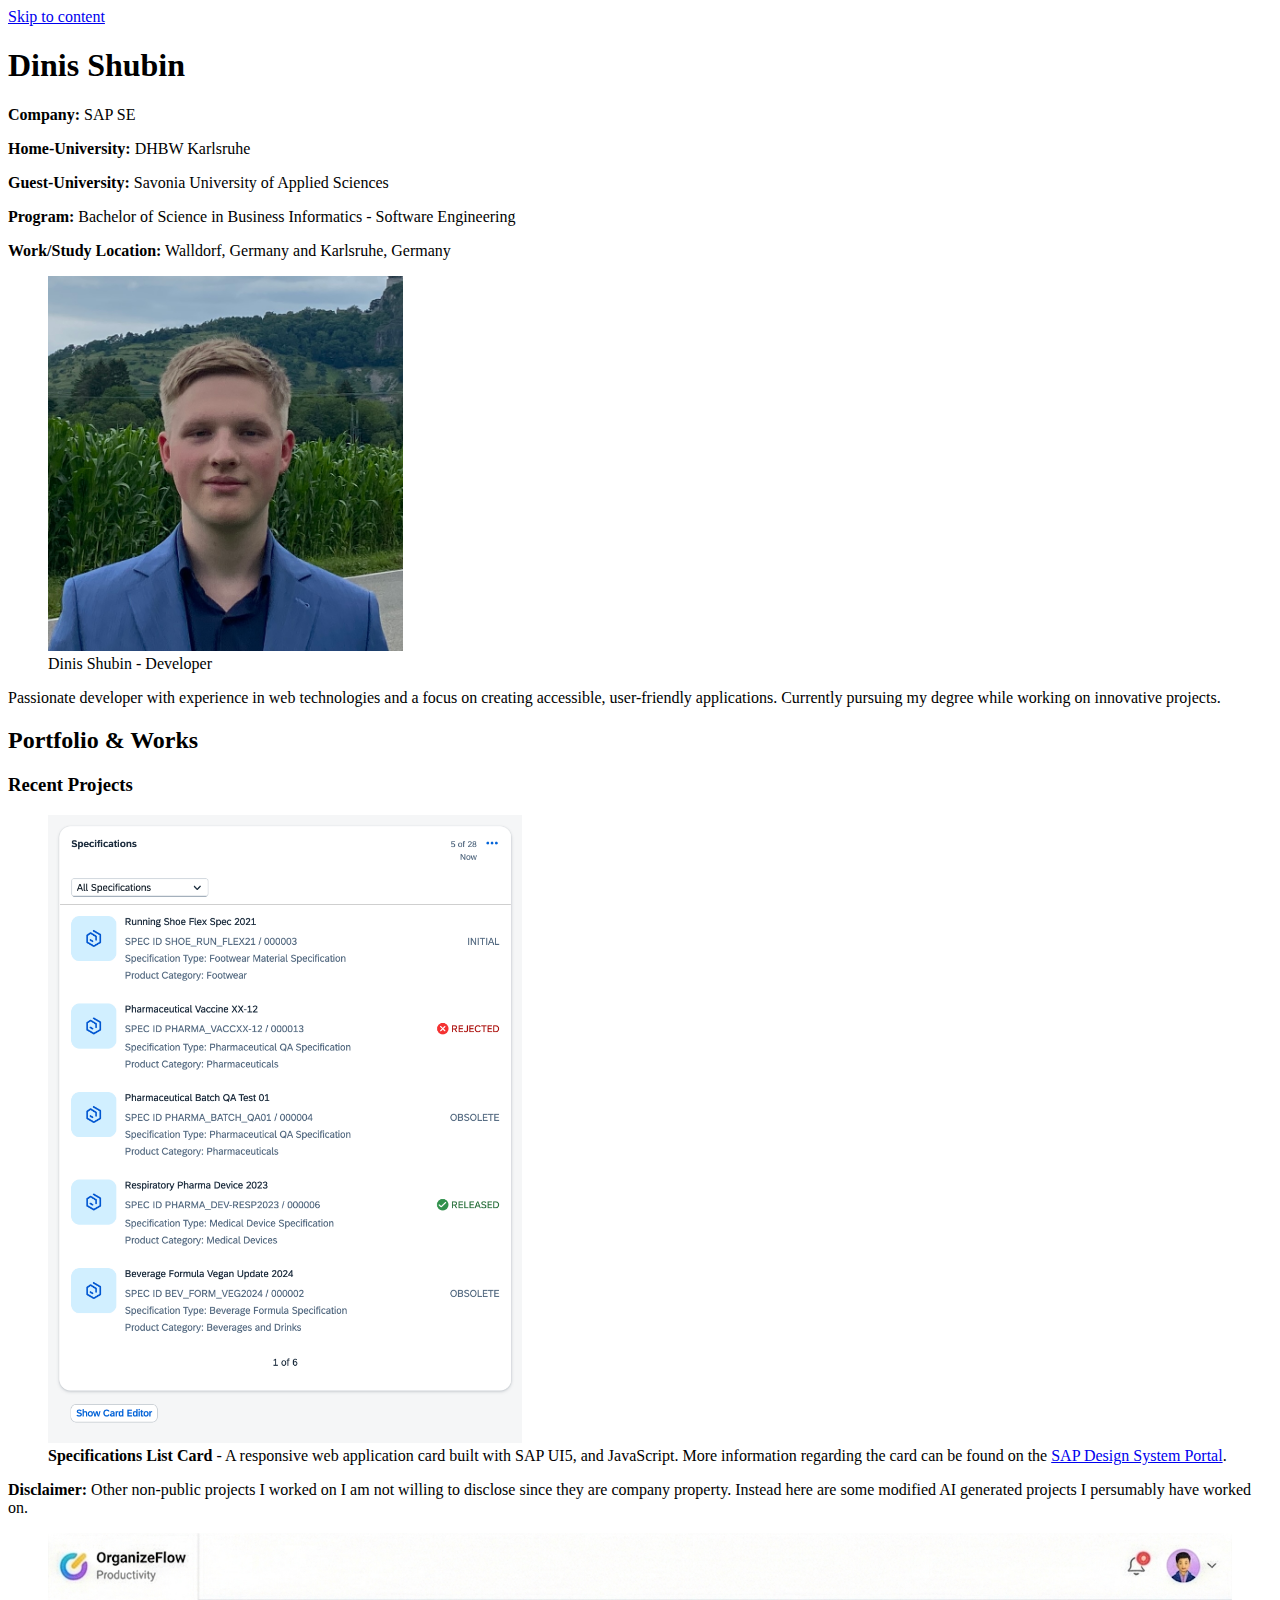
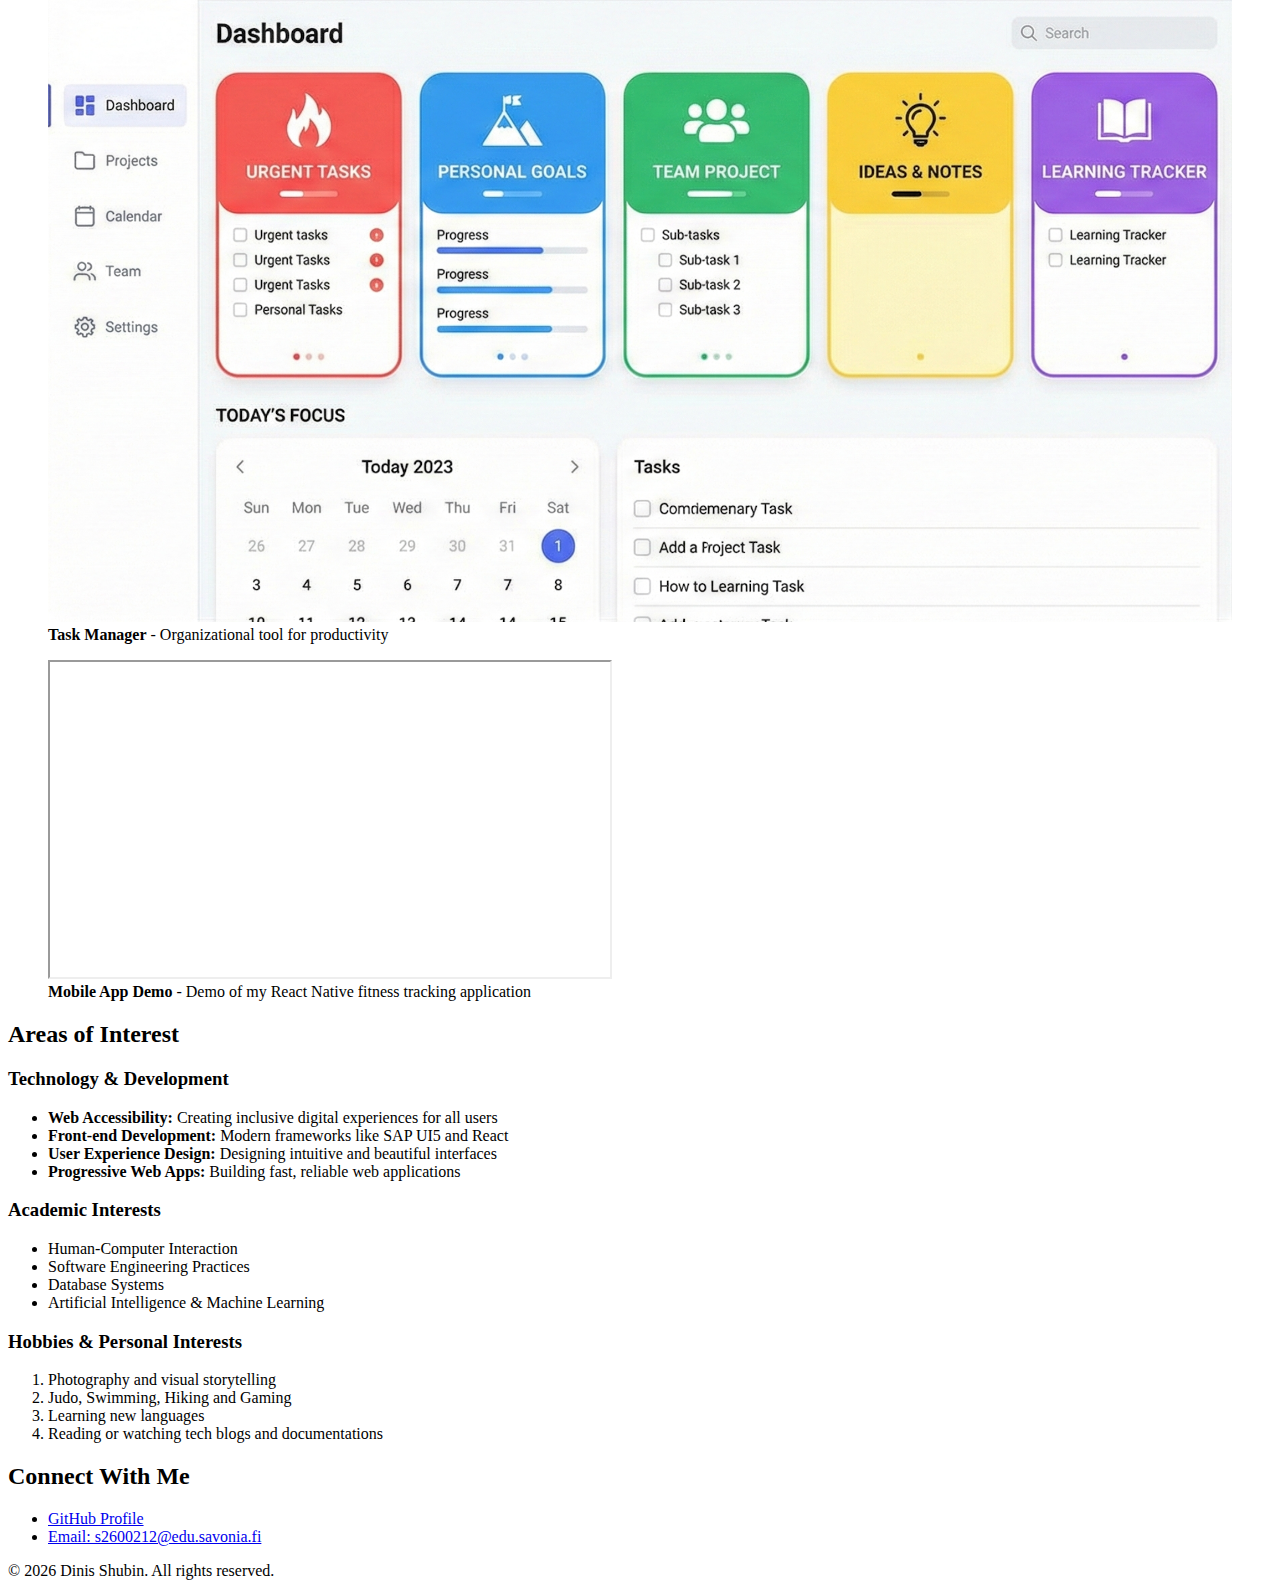
<file: L02-semantic-html/index.html>
<!DOCTYPE html>
<html lang="en">

<head>
    <meta charset="UTF-8">
    <meta name="viewport" content="width=device-width, initial-scale=1.0">
    <title>Dinis Shubin - Portfolio</title>
</head>

<body>
    <a href="#main">Skip to content</a>

    <!-- 1️⃣ HEADER SECTION -->
    <header>
        <h1>Dinis Shubin</h1>
        <p><strong>Company:</strong> SAP SE</p>
        <p><strong>Home-University:</strong> DHBW Karlsruhe</p>
        <p><strong>Guest-University:</strong> Savonia University of Applied Sciences</p>
        <p><strong>Program:</strong> Bachelor of Science in Business Informatics - Software Engineering</p>
        <p><strong>Work/Study Location:</strong> Walldorf, Germany and Karlsruhe, Germany</p>
        <!-- Profile photo -->
        <figure>
            <img src="./pfp.jpg" alt="Professional headshot of Dinis Shubin smiling in business casual attire"
                width="30%" height="30%">
            <figcaption>Dinis Shubin - Developer</figcaption>
        </figure>
        <p>
            Passionate developer with experience in web technologies and a focus on
            creating accessible, user-friendly applications. Currently pursuing my degree
            while working on innovative projects.
        </p>
    </header>

    <!-- Main content wrapper -->
    <main id="main">

        <!-- 2️⃣ PORTFOLIO / WORKS SECTION -->
        <section aria-labelledby="portfolio-heading">
            <h2>Portfolio & Works</h2>

            <article>
                <h3>Recent Projects</h3>

                <!-- Project 1 with image -->
                <figure>
                    <img src="./listcard.png" alt="Screenshot of a dashboard card showing a list of specifications"
                        width="40%" height="40%">
                    <figcaption>
                        <strong>Specifications List Card</strong> - A responsive web application card built with SAP
                        UI5, and JavaScript. More information regarding the card can be found on the
                        <a
                            href="https://www.sap.com/design-system/fiori-design-web/v1-136/ui-elements/cards/?external">SAP Design System Portal</a>.
                    </figcaption>
                </figure>

                <p><strong> Disclaimer:</strong> Other non-public projects I worked on I am not willing to disclose
                    since they are company property. Instead here are some modified AI generated projects I persumably
                    have worked on.</p>

                <!-- Project 2 with image -->
                <figure>
                    <img src="./dashboard.png" alt="Task management dashboard with colorful category cards" width="100%"
                        height="100%">
                    <figcaption>
                        <strong>Task Manager</strong> - Organizational tool for productivity
                    </figcaption>
                </figure>

                <!-- Project 3 with embedded video -->
                <figure>
                    <iframe width="560" height="315" src="https://www.youtube.com/embed/dQw4w9WgXcQ"
                        title="Project Demo Video"
                        allow="accelerometer; autoplay; clipboard-write; encrypted-media; gyroscope; picture-in-picture"
                        allowfullscreen>
                    </iframe>
                    <figcaption>
                        <strong>Mobile App Demo</strong> - Demo of my React Native fitness tracking application
                    </figcaption>
                </figure>
            </article>
        </section>

        <!-- 3️⃣ AREAS OF INTEREST SECTION -->
        <section aria-labelledby="interests-heading">
            <h2>Areas of Interest</h2>
            

            <article>
                <h3>Technology & Development</h3>
                <ul>
                    <li><strong>Web Accessibility:</strong> Creating inclusive digital experiences for all users</li>
                    <li><strong>Front-end Development:</strong> Modern frameworks like SAP UI5 and React</li>
                    <li><strong>User Experience Design:</strong> Designing intuitive and beautiful interfaces</li>
                    <li><strong>Progressive Web Apps:</strong> Building fast, reliable web applications</li>
                </ul>
            </article>

            <article>
                <h3>Academic Interests</h3>
                <ul>
                    <li>Human-Computer Interaction</li>
                    <li>Software Engineering Practices</li>
                    <li>Database Systems</li>
                    <li>Artificial Intelligence & Machine Learning</li>
                </ul>
            </article>

            <article>
                <h3>Hobbies & Personal Interests</h3>
                <ol>
                    <li>Photography and visual storytelling</li>
                    <li>Judo, Swimming, Hiking and Gaming</li>
                    <li>Learning new languages</li>
                    <li>Reading or watching tech blogs and documentations</li>
                </ol>
            </article>
        </section>

    </main>

    <!-- 4️⃣ FOOTER SECTION -->
    <footer>
        <h2>Connect With Me</h2>
        <nav aria-label="Social media links">
            <ul>
                <li>
                    <a href="https://github.com/s2600212" target="_blank" rel="noopener noreferrer">
                        GitHub Profile
                    </a>
                </li>
                <li>
                    <a href="mailto:s2600212@edu.savonia.fi">
                        Email: s2600212@edu.savonia.fi
                    </a>
                </li>
            </ul>
        </nav>
         <p>&copy; 2026 Dinis Shubin. All rights reserved.</p>
    </footer>

</body>

</html>
</file>
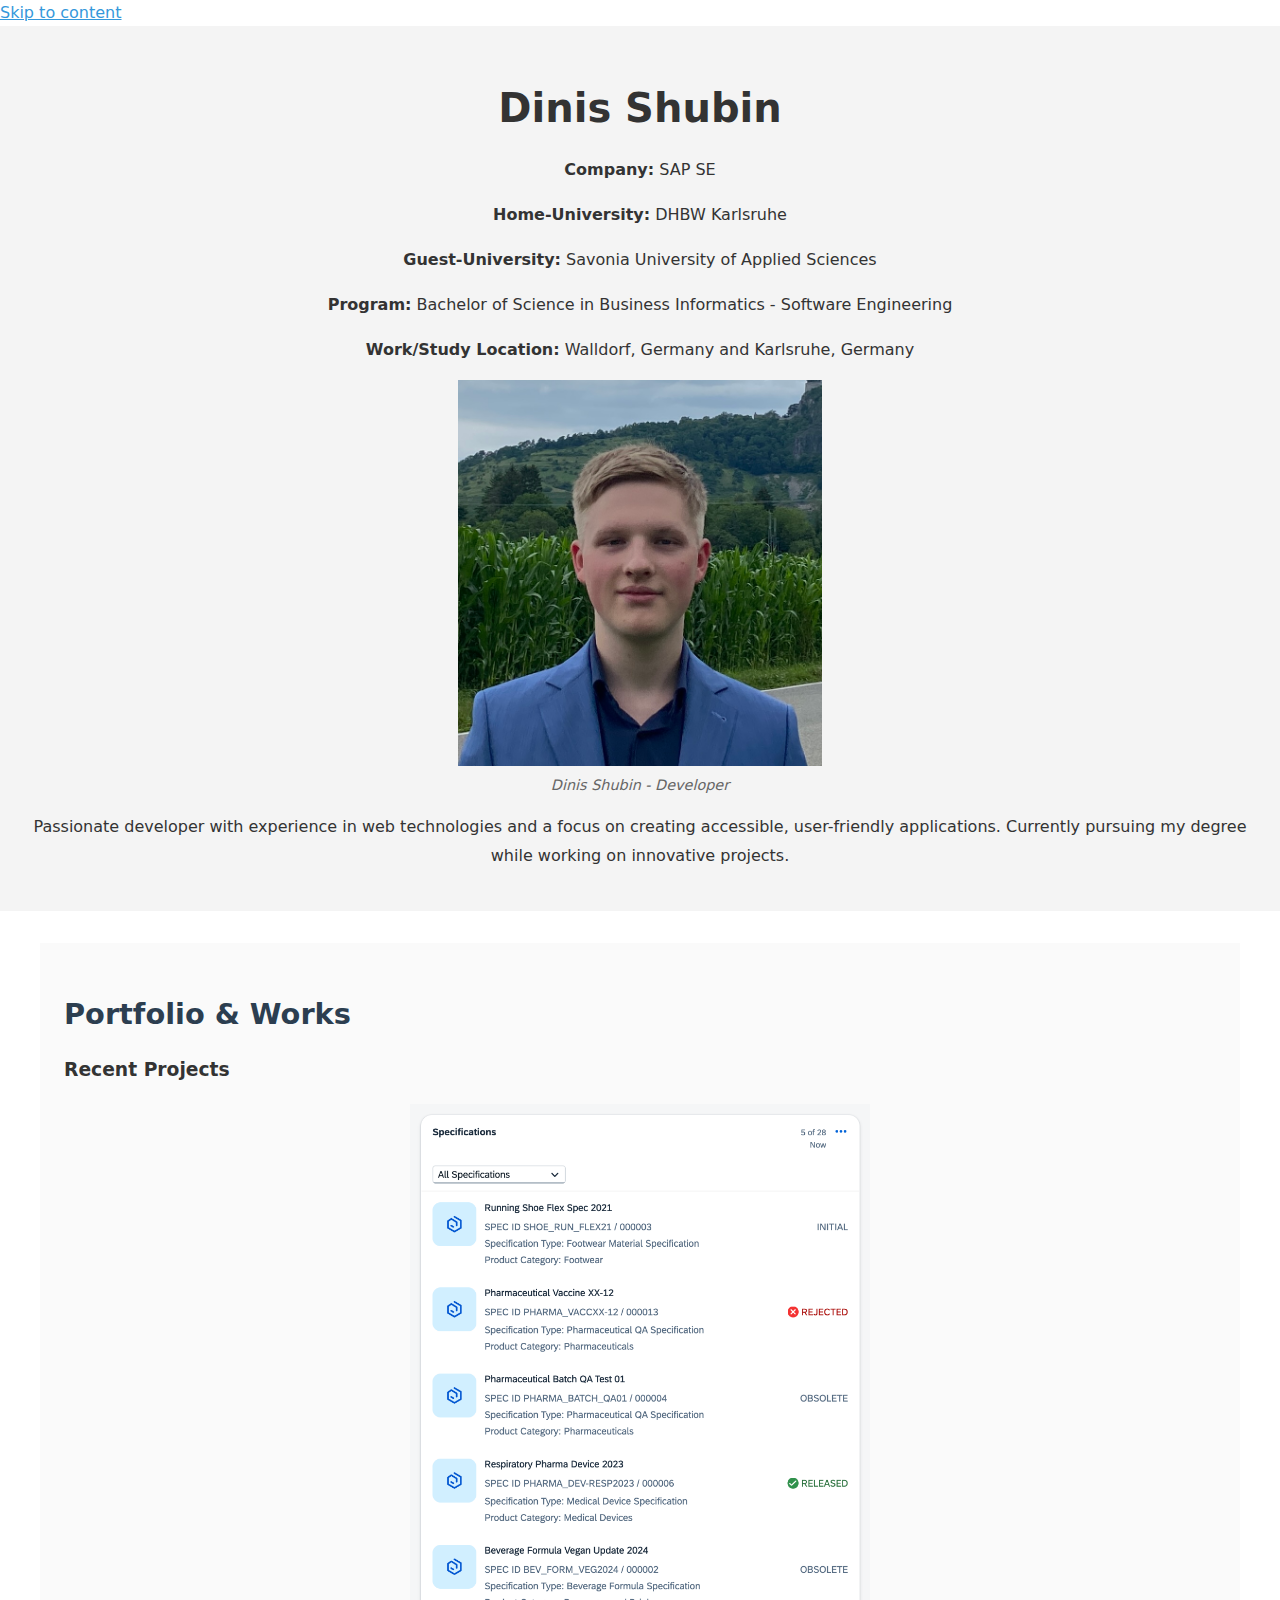
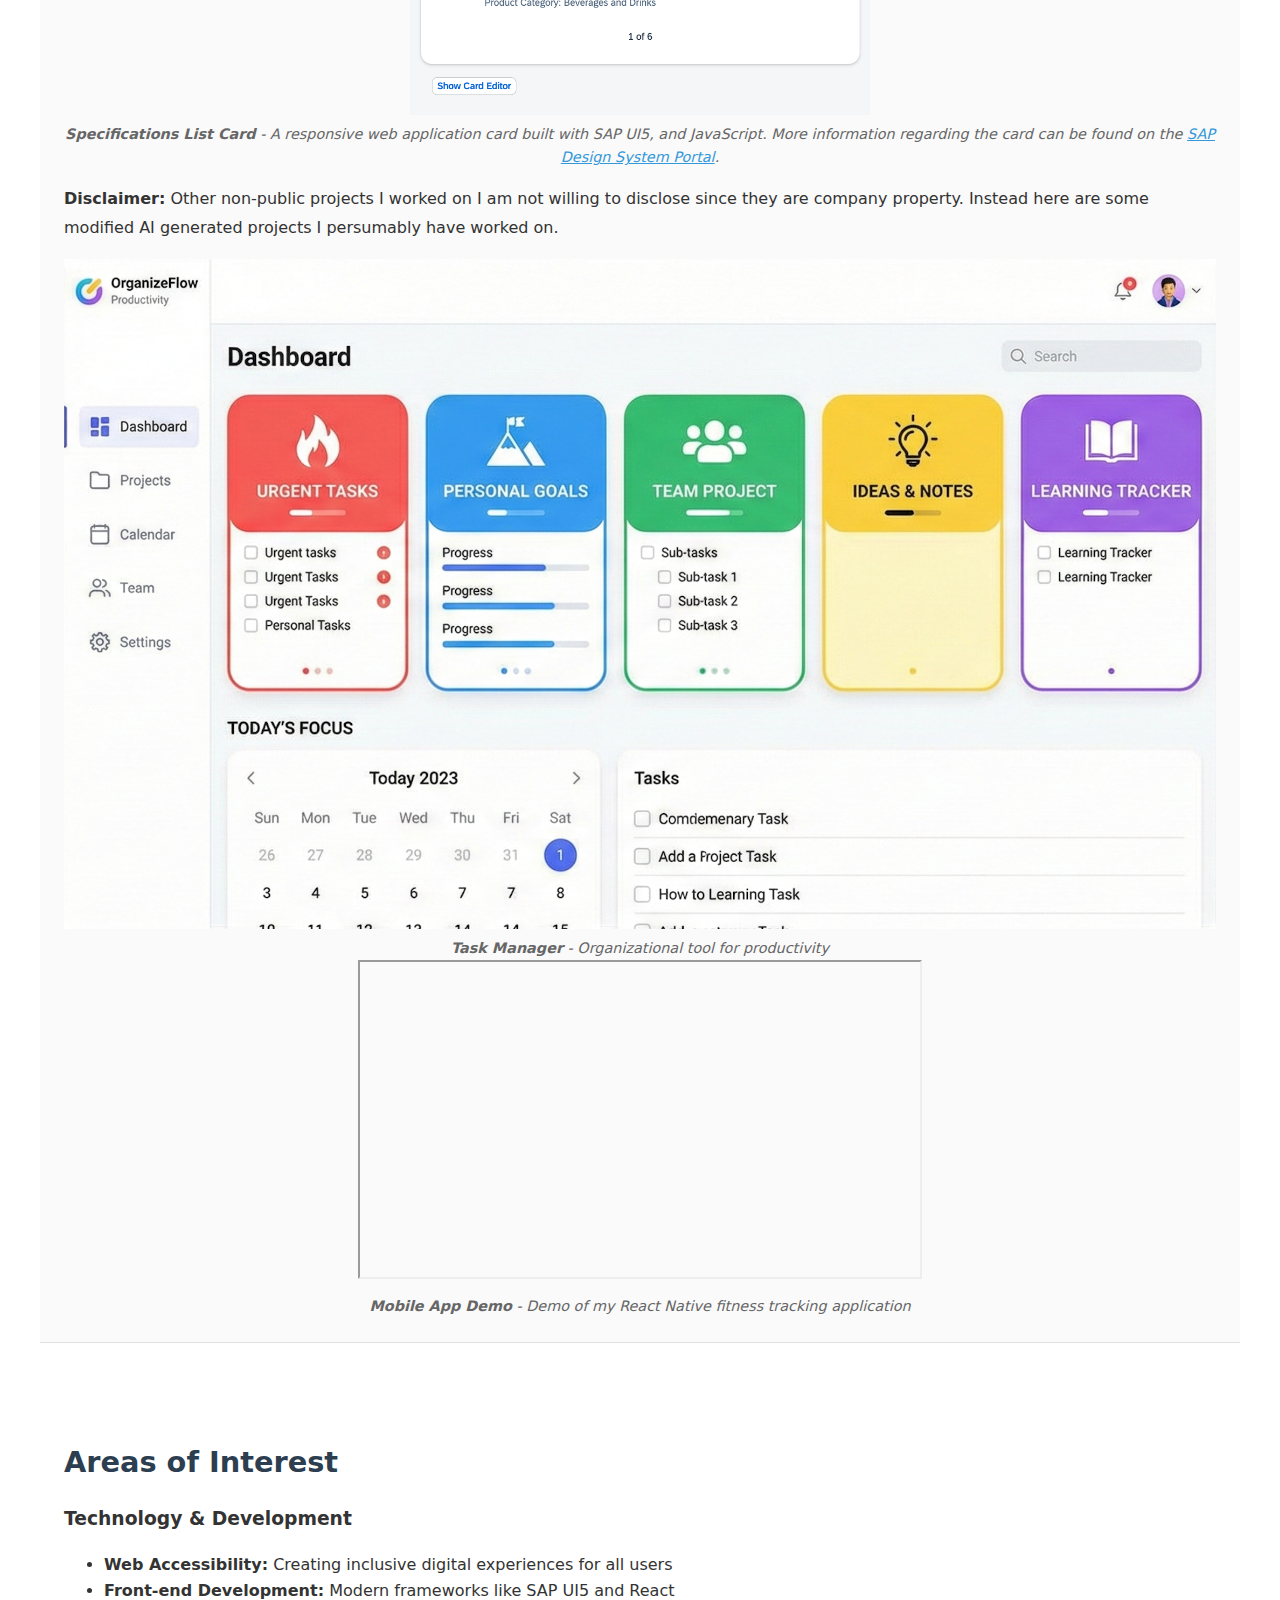
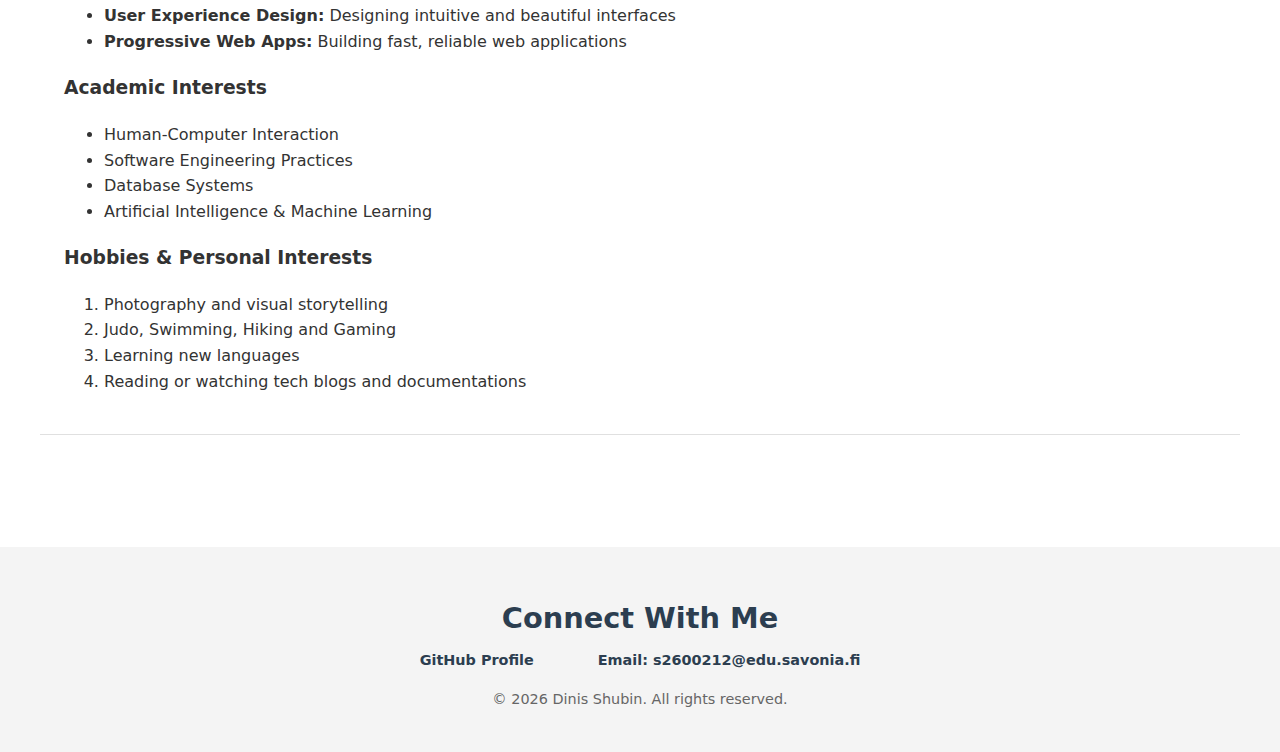
<file: L03-css-basics/index.html>
<!DOCTYPE html>
<html lang="en">

<head>
    <meta charset="UTF-8">
    <meta name="viewport" content="width=device-width, initial-scale=1.0">
    <link rel="stylesheet" href="css/style.css">
    <title>Dinis Shubin - Portfolio</title>
</head>

<body>
    <a href="#main">Skip to content</a>

    <!-- 1️⃣ HEADER SECTION -->
    <header>
        <h1>Dinis Shubin</h1>
        <p><strong>Company:</strong> SAP SE</p>
        <p><strong>Home-University:</strong> DHBW Karlsruhe</p>
        <p><strong>Guest-University:</strong> Savonia University of Applied Sciences</p>
        <p><strong>Program:</strong> Bachelor of Science in Business Informatics - Software Engineering</p>
        <p><strong>Work/Study Location:</strong> Walldorf, Germany and Karlsruhe, Germany</p>
        <!-- Profile photo -->
        <figure class="centered-figure">
            <img src="./pfp.jpg" alt="Professional headshot of Dinis Shubin smiling in business casual attire"
                width="30%" height="30%">
            <figcaption>Dinis Shubin - Developer</figcaption>
        </figure>
        <p>
            Passionate developer with experience in web technologies and a focus on
            creating accessible, user-friendly applications. Currently pursuing my degree
            while working on innovative projects.
        </p>
    </header>

    <!-- Main content wrapper -->
    <main id="main">

        <!-- 2️⃣ PORTFOLIO / WORKS SECTION -->
        <section id="works" aria-labelledby="portfolio-heading">
            <h2 id="portfolio-heading">Portfolio & Works</h2>

            <article>
                <h3>Recent Projects</h3>

                <!-- Project 1 with image -->
                <figure class="centered-figure">
                    <img src="./listcard.png" alt="Screenshot of a dashboard card showing a list of specifications"
                        width="40%" height="40%">
                    <figcaption>
                        <strong>Specifications List Card</strong> - A responsive web application card built with SAP
                        UI5, and JavaScript. More information regarding the card can be found on the
                        <a
                            href="https://www.sap.com/design-system/fiori-design-web/v1-136/ui-elements/cards/?external">SAP Design System Portal</a>.
                    </figcaption>
                </figure>

                <p><strong> Disclaimer:</strong> Other non-public projects I worked on I am not willing to disclose
                    since they are company property. Instead here are some modified AI generated projects I persumably
                    have worked on.</p>

                <!-- Project 2 with image -->
                <figure class="centered-figure">
                    <img src="./dashboard.png" alt="Task management dashboard with colorful category cards" width="100%"
                        height="100%">
                    <figcaption>
                        <strong>Task Manager</strong> - Organizational tool for productivity
                    </figcaption>
                </figure>

                <!-- Project 3 with embedded video -->
                <figure class="centered-figure">
                    <iframe width="560" height="315" src="https://www.youtube.com/embed/dQw4w9WgXcQ"
                        title="Project Demo Video"
                        allow="accelerometer; autoplay; clipboard-write; encrypted-media; gyroscope; picture-in-picture"
                        allowfullscreen>
                    </iframe>
                    <figcaption>
                        <strong>Mobile App Demo</strong> - Demo of my React Native fitness tracking application
                    </figcaption>
                </figure>
            </article>
        </section>

        <!-- 3️⃣ AREAS OF INTEREST SECTION -->
        <section id="interests" aria-labelledby="interests-heading">
            <h2 id="interests-heading">Areas of Interest</h2>
            

            <article>
                <h3>Technology & Development</h3>
                <ul>
                    <li><strong>Web Accessibility:</strong> Creating inclusive digital experiences for all users</li>
                    <li><strong>Front-end Development:</strong> Modern frameworks like SAP UI5 and React</li>
                    <li><strong>User Experience Design:</strong> Designing intuitive and beautiful interfaces</li>
                    <li><strong>Progressive Web Apps:</strong> Building fast, reliable web applications</li>
                </ul>
            </article>

            <article>
                <h3>Academic Interests</h3>
                <ul>
                    <li>Human-Computer Interaction</li>
                    <li>Software Engineering Practices</li>
                    <li>Database Systems</li>
                    <li>Artificial Intelligence & Machine Learning</li>
                </ul>
            </article>

            <article>
                <h3>Hobbies & Personal Interests</h3>
                <ol>
                    <li>Photography and visual storytelling</li>
                    <li>Judo, Swimming, Hiking and Gaming</li>
                    <li>Learning new languages</li>
                    <li>Reading or watching tech blogs and documentations</li>
                </ol>
            </article>
        </section>

    </main>

    <!-- 4️⃣ FOOTER SECTION -->
    <footer>
        <h2>Connect With Me</h2>
        <nav aria-label="Social media links">
            <ul>
                <li>
                    <a href="https://github.com/s2600212" target="_blank" rel="noopener noreferrer">
                        GitHub Profile
                    </a>
                </li>
                <li>
                    <a href="mailto:s2600212@edu.savonia.fi">
                        Email: s2600212@edu.savonia.fi
                    </a>
                </li>
            </ul>
        </nav>
         <p>&copy; 2026 Dinis Shubin. All rights reserved.</p>
    </footer>

</body>

</html>
</file>
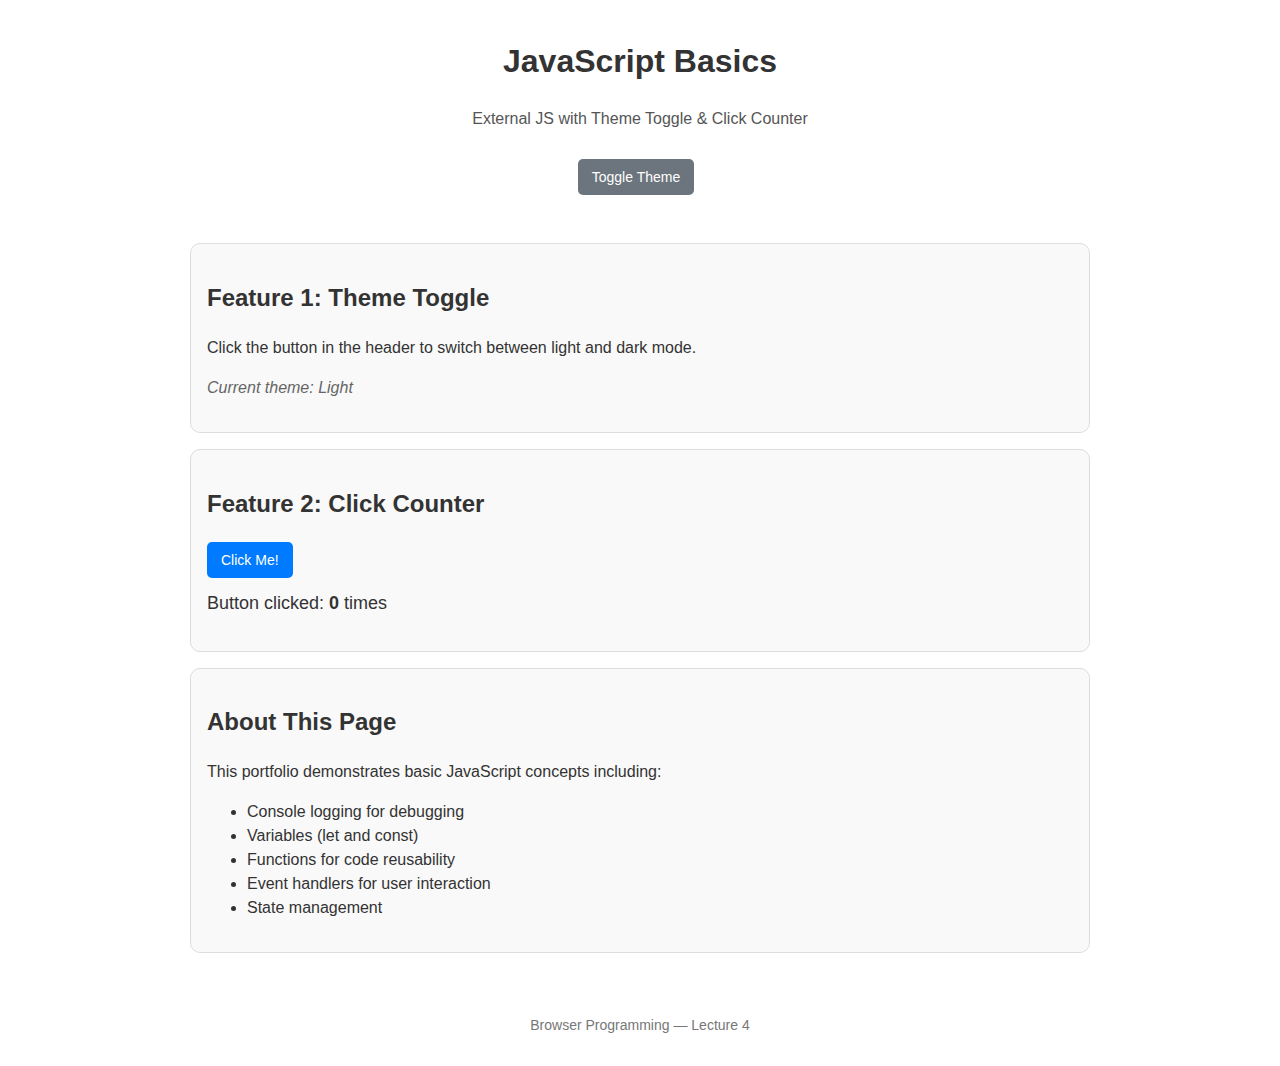
<file: L04-js-basics-in-class/index.html>
<!DOCTYPE html>
<html lang="en">

<head>
    <meta charset="UTF-8" />
    <meta name="viewport" content="width=device-width, initial-scale=1.0" />
    <title>L04 — JavaScript Basics</title>
    <link rel="stylesheet" href="style.css" />
</head>

<body>

    <header class="container">
        <h1>JavaScript Basics</h1>
        <p class="subtitle">External JS with Theme Toggle & Click Counter</p>
        <button id="btnTheme">Toggle Theme</button>
    </header>

    <main class="container">
        <section class="card">
            <h2>Feature 1: Theme Toggle</h2>
            <p>Click the button in the header to switch between light and dark mode.</p>
            <p id="themeStatus">Current theme: Light</p>
        </section>

        <section class="card">
            <h2>Feature 2: Click Counter</h2>
            <button id="btnCount">Click Me!</button>
            <p id="counterDisplay">Button clicked: <strong>0</strong> times</p>
        </section>

        <section class="card">
            <h2>About This Page</h2>
            <p>This portfolio demonstrates basic JavaScript concepts including:</p>
            <ul>
                <li>Console logging for debugging</li>
                <li>Variables (let and const)</li>
                <li>Functions for code reusability</li>
                <li>Event handlers for user interaction</li>
                <li>State management</li>
            </ul>
        </section>
    </main>

    <footer class="container">
        <p>Browser Programming — Lecture 4</p>
    </footer>

    <!-- JS must be loaded at the end of body -->
    <script src="script.js"></script>
</body>

</html>
</file>
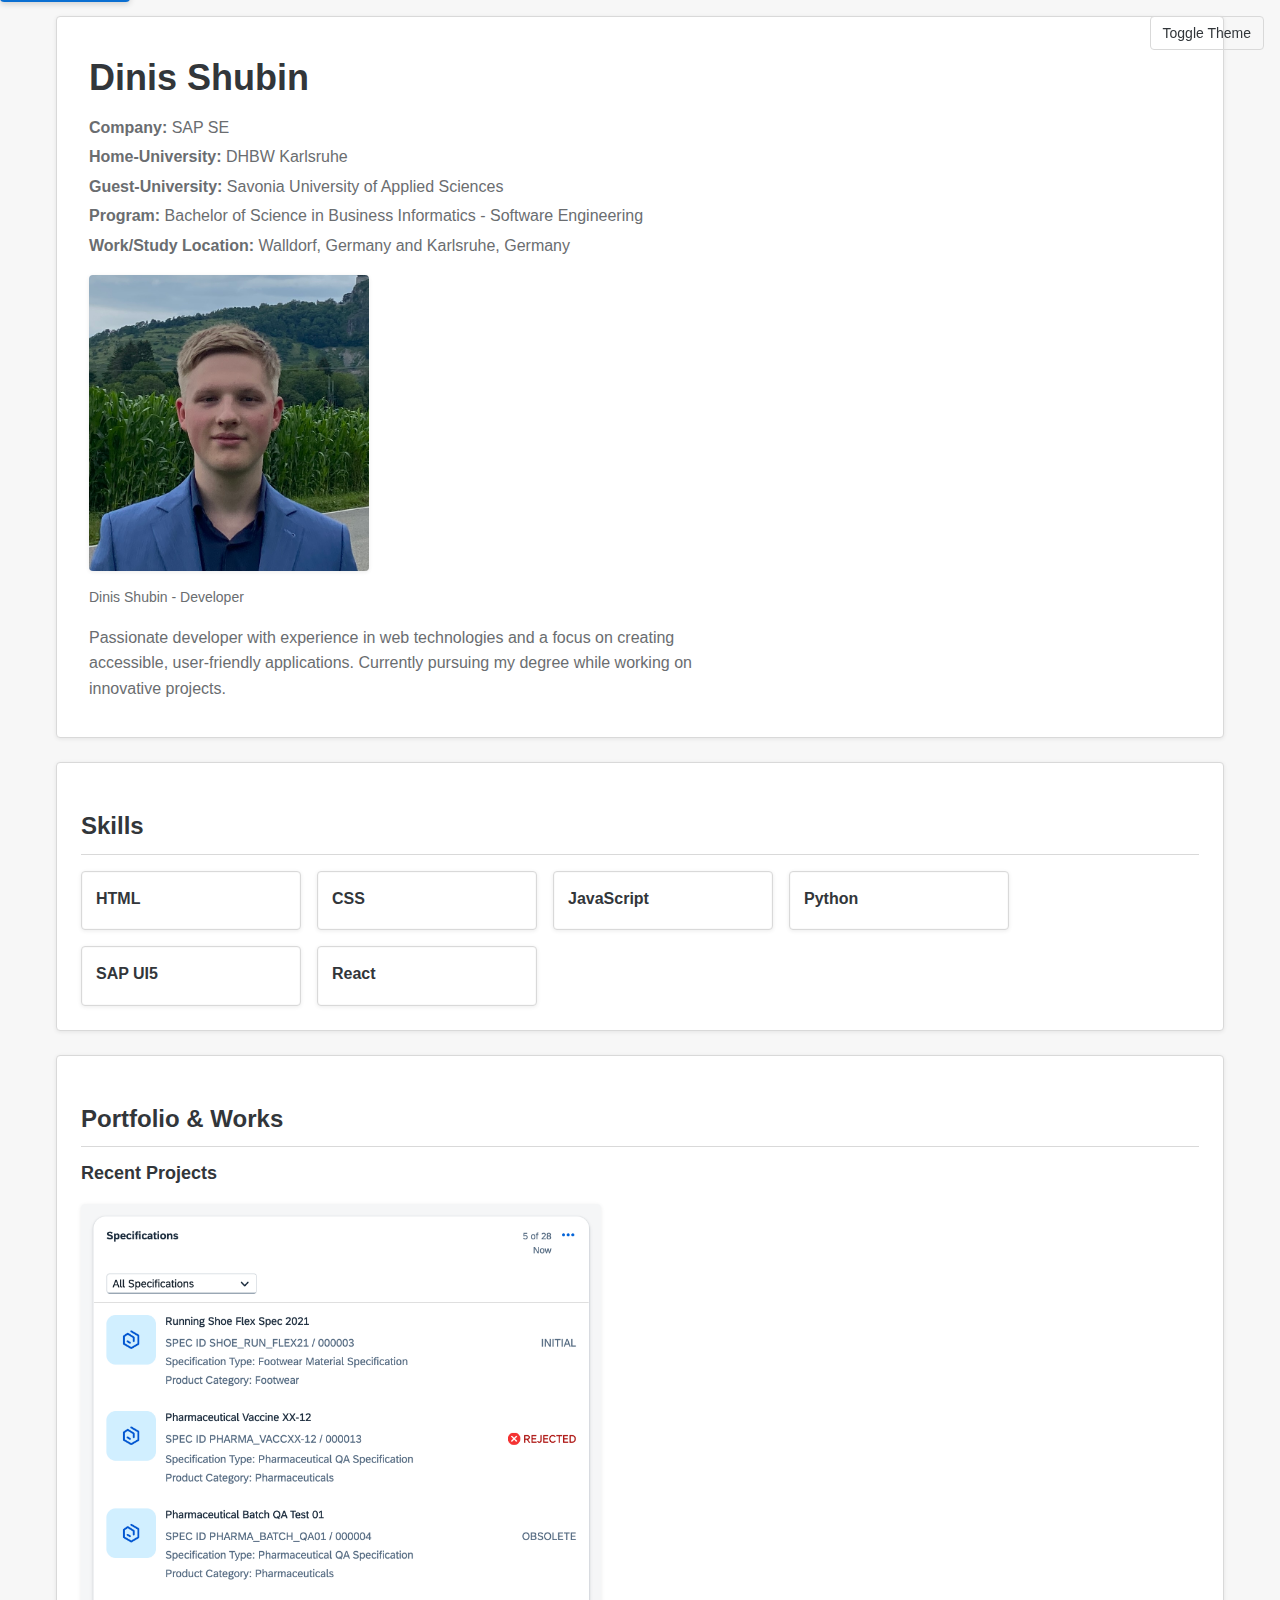
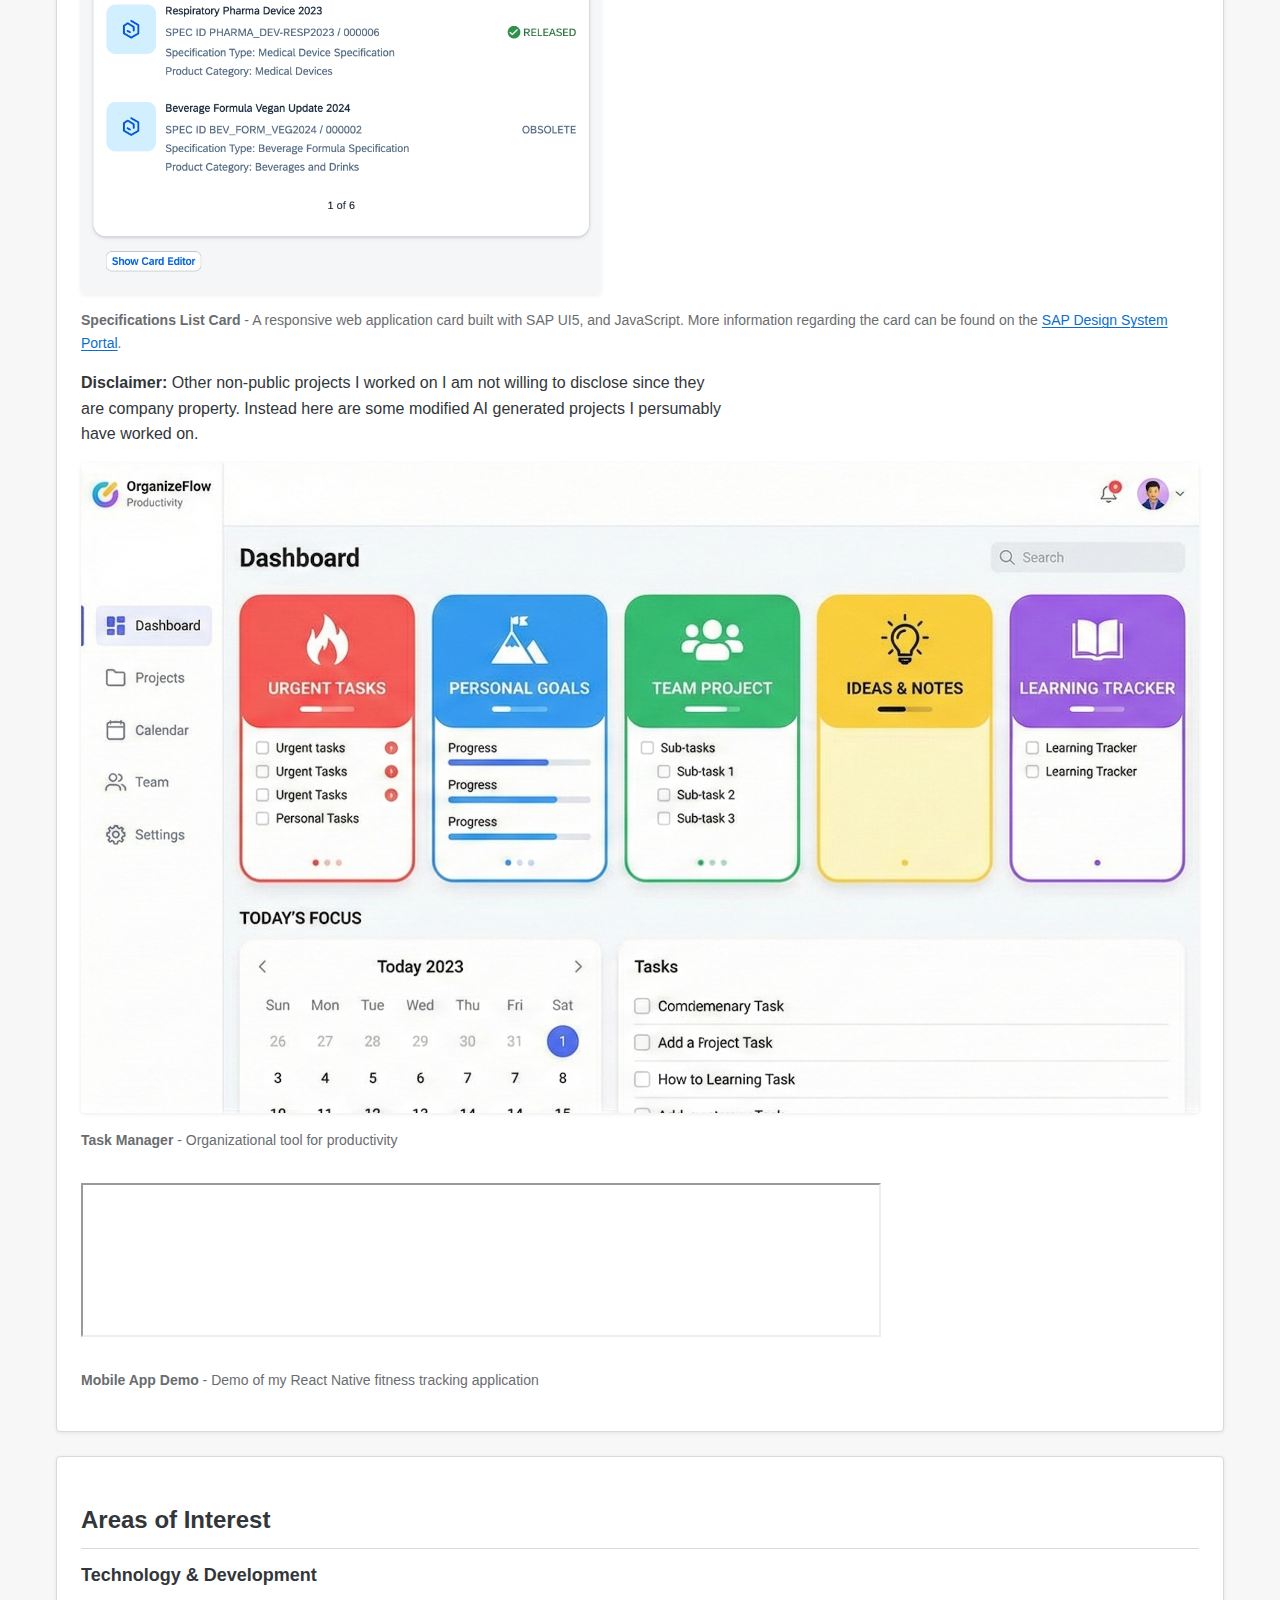
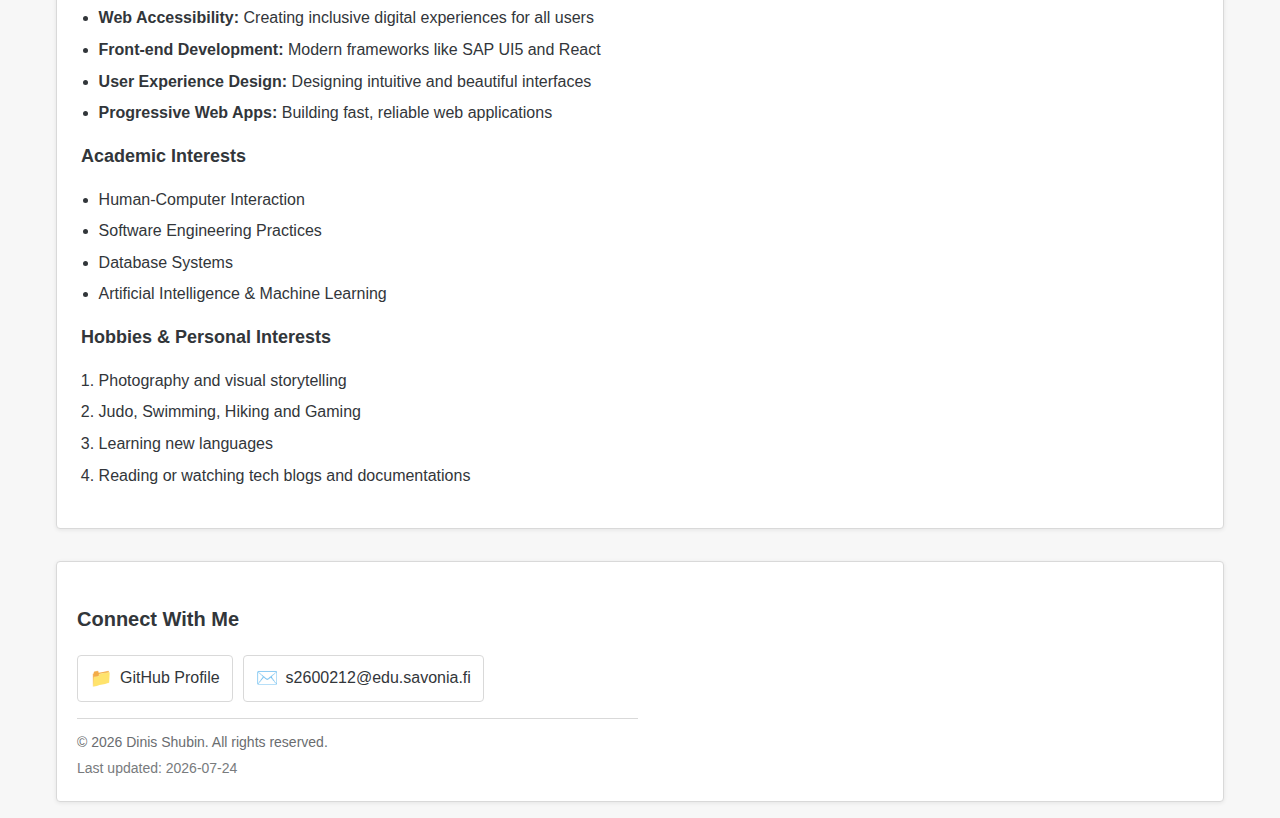
<file: Lecture-05/index.html>
<!DOCTYPE html>
<html lang="en">

<head>
    <meta charset="UTF-8">
    <meta name="viewport"
          content="width=device-width, initial-scale=1.0">
    <title>Dinis Shubin - Portfolio</title>
    <link rel="stylesheet"
          href="./style.css">
</head>

<body>
    <a href="#main"
       class="skip-link"
       >Skip to content</a>

    <button id="theme-toggle"
            aria-label="Toggle dark mode"
            >Toggle Theme</button>

    <header>
        <h1>Dinis Shubin</h1>
        <p><strong>Company:</strong> SAP SE</p>
        <p><strong>Home-University:</strong> DHBW Karlsruhe</p>
        <p><strong>Guest-University:</strong> Savonia University of Applied Sciences</p>
        <p><strong>Program:</strong> Bachelor of Science in Business Informatics - Software Engineering</p>
        <p><strong>Work/Study Location:</strong> Walldorf, Germany and Karlsruhe, Germany</p>
        <figure>
            <img src="./assets/img/pfp.jpg"
                 alt="Professional headshot of Dinis Shubin smiling in business casual attire"
                 class="profile-photo">
            <figcaption>Dinis Shubin - Developer</figcaption>
        </figure>
        <p>
            Passionate developer with experience in web technologies and a focus on
            creating accessible, user-friendly applications. Currently pursuing my degree
            while working on innovative projects.
        </p>
    </header>

    <main id="main">

        <section aria-labelledby="skills-heading">
            <h2 id="skills-heading">Skills</h2>
            <ul class="skills-grid">
                <li class="skill-card">
                    <h3>HTML</h3>
                </li>
                <li class="skill-card">
                    <h3>CSS</h3>
                </li>
                <li class="skill-card">
                    <h3>JavaScript</h3>
                </li>
                <li class="skill-card">
                    <h3>Python</h3>
                </li>
                <li class="skill-card">
                    <h3>SAP UI5</h3>
                </li>
                <li class="skill-card">
                    <h3>React</h3>
                </li>
            </ul>
        </section>

        <section aria-labelledby="portfolio-heading">
            <h2 id="portfolio-heading">Portfolio & Works</h2>

            <article>
                <h3>Recent Projects</h3>

                <figure>
                    <img src="./assets/img/listcard.png"
                         alt="Screenshot of a dashboard card showing a list of specifications"
                         class="portfolio-img-small">
                    <figcaption>
                        <strong>Specifications List Card</strong> - A responsive web application card built with SAP
                        UI5, and JavaScript. More information regarding the card can be found on the
                        <a href="https://www.sap.com/design-system/fiori-design-web/v1-136/ui-elements/cards/?external"
                        >SAP Design System Portal</a>.
                    </figcaption>
                </figure>

                <p><strong> Disclaimer:</strong> Other non-public projects I worked on I am not willing to disclose
                    since they are company property. Instead here are some modified AI generated projects I persumably
                    have worked on.</p>

                <figure>
                    <img src="./assets/img/dashboard.png"
                         alt="Task management dashboard with colorful category cards"
                         class="portfolio-img-large">
                    <figcaption>
                        <strong>Task Manager</strong> - Organizational tool for productivity
                    </figcaption>
                </figure>

                <figure>
                    <iframe src="https://www.youtube.com/embed/dQw4w9WgXcQ"
                            title="Project Demo Video"
                            allow="accelerometer; autoplay; clipboard-write; encrypted-media; gyroscope; picture-in-picture"
                            allowfullscreen
                            class="video-container">
                    </iframe>
                    <figcaption>
                        <strong>Mobile App Demo</strong> - Demo of my React Native fitness tracking application
                    </figcaption>
                </figure>
            </article>
        </section>

        <section aria-labelledby="interests-heading">
            <h2 id="interests-heading">Areas of Interest</h2>

            <article>
                <h3>Technology & Development</h3>
                <ul>
                    <li><strong>Web Accessibility:</strong> Creating inclusive digital experiences for all users</li>
                    <li><strong>Front-end Development:</strong> Modern frameworks like SAP UI5 and React</li>
                    <li><strong>User Experience Design:</strong> Designing intuitive and beautiful interfaces</li>
                    <li><strong>Progressive Web Apps:</strong> Building fast, reliable web applications</li>
                </ul>
            </article>

            <article>
                <h3>Academic Interests</h3>
                <ul>
                    <li>Human-Computer Interaction</li>
                    <li>Software Engineering Practices</li>
                    <li>Database Systems</li>
                    <li>Artificial Intelligence & Machine Learning</li>
                </ul>
            </article>

            <article>
                <h3>Hobbies & Personal Interests</h3>
                <ol>
                    <li>Photography and visual storytelling</li>
                    <li>Judo, Swimming, Hiking and Gaming</li>
                    <li>Learning new languages</li>
                    <li>Reading or watching tech blogs and documentations</li>
                </ol>
            </article>
        </section>

    </main>

    <footer>
        <h2>Connect With Me</h2>
        <nav aria-label="Social media links">
            <ul class="social-links">
                <li>
                    <a href="https://github.com/s2600212"
                       target="_blank"
                       rel="noopener noreferrer">
                        <span class="icon">📁</span>
                        <span>GitHub Profile</span>
                    </a>
                </li>
                <li>
                    <a href="mailto:s2600212@edu.savonia.fi">
                        <span class="icon">✉️</span>
                        <span>s2600212@edu.savonia.fi</span>
                    </a>
                </li>
            </ul>
        </nav>
        <p>&copy; 2026 Dinis Shubin. All rights reserved.</p>
        <p id="last-updated"></p>
    </footer>

    <script src="./controller.js"></script>
</body>

</html>
</file>
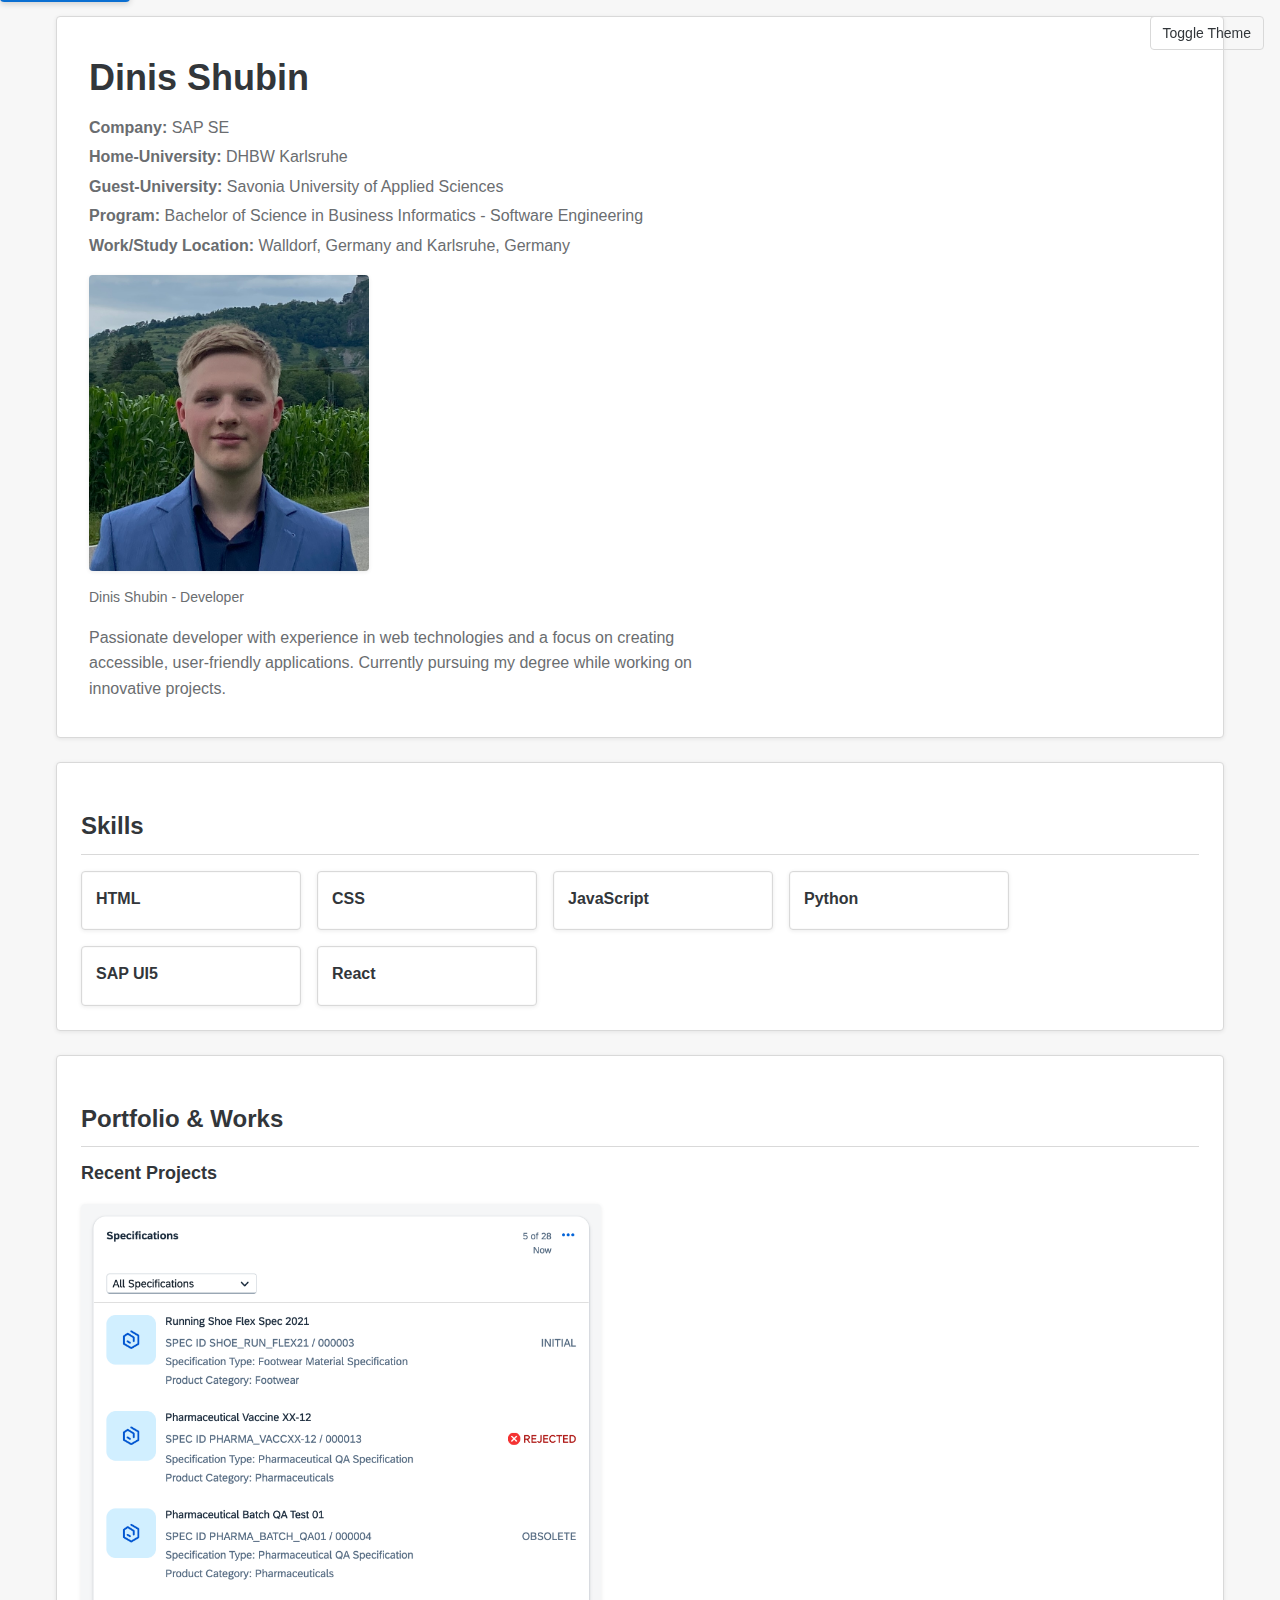
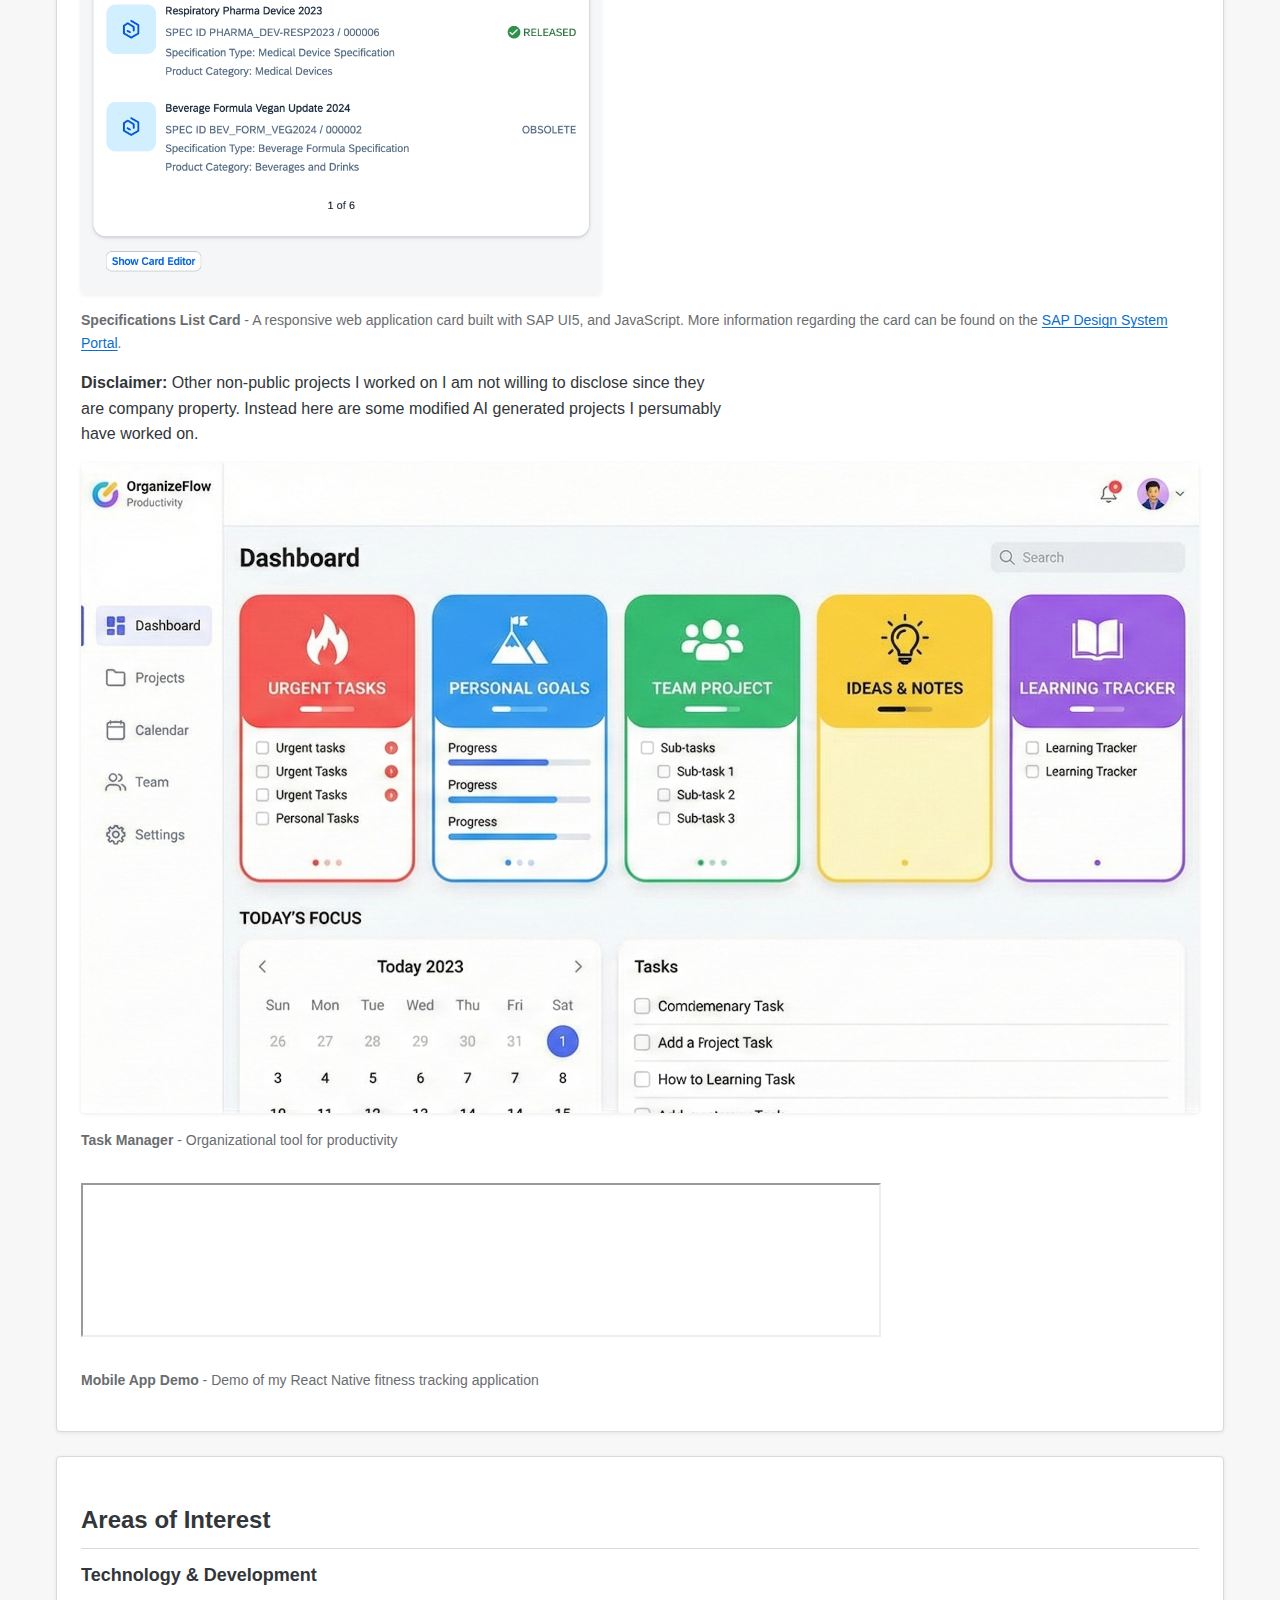
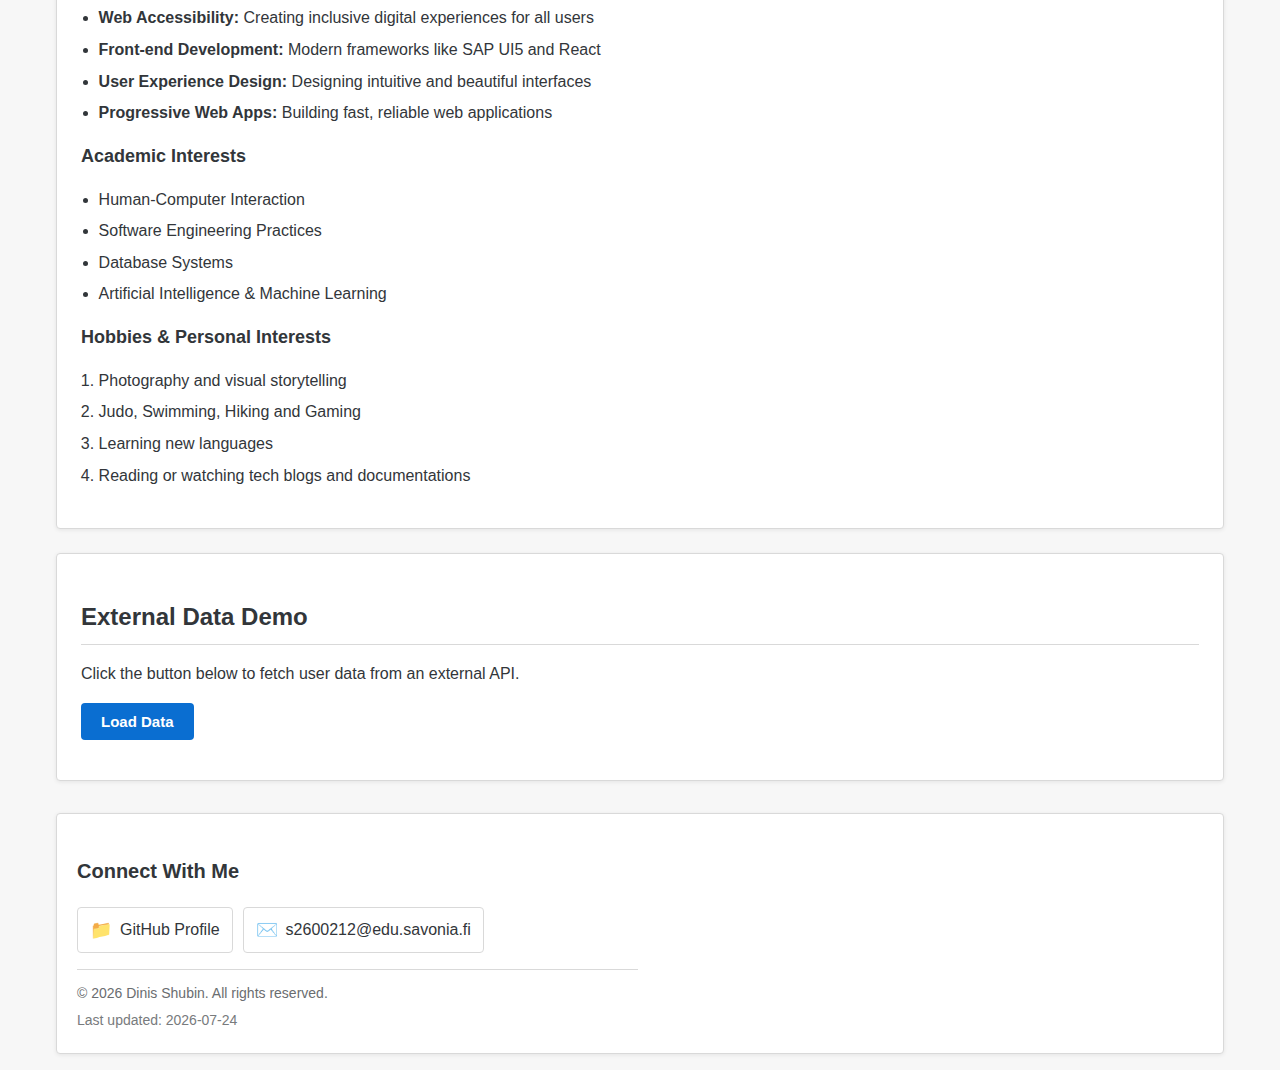
<file: Lecture-06/index.html>
<!DOCTYPE html>
<html lang="en">

<head>
    <meta charset="UTF-8">
    <meta name="viewport"
          content="width=device-width, initial-scale=1.0">
    <title>Dinis Shubin - Portfolio</title>
    <link rel="stylesheet"
          href="./style.css">
</head>

<body>
    <a href="#main"
       class="skip-link"
       >Skip to content</a>

    <button id="theme-toggle"
            aria-label="Toggle dark mode"
            >Toggle Theme</button>

    <header>
        <h1>Dinis Shubin</h1>
        <p><strong>Company:</strong> SAP SE</p>
        <p><strong>Home-University:</strong> DHBW Karlsruhe</p>
        <p><strong>Guest-University:</strong> Savonia University of Applied Sciences</p>
        <p><strong>Program:</strong> Bachelor of Science in Business Informatics - Software Engineering</p>
        <p><strong>Work/Study Location:</strong> Walldorf, Germany and Karlsruhe, Germany</p>
        <figure>
            <img src="./assets/img/pfp.jpg"
                 alt="Professional headshot of Dinis Shubin smiling in business casual attire"
                 class="profile-photo">
            <figcaption>Dinis Shubin - Developer</figcaption>
        </figure>
        <p>
            Passionate developer with experience in web technologies and a focus on
            creating accessible, user-friendly applications. Currently pursuing my degree
            while working on innovative projects.
        </p>
    </header>

    <main id="main">

        <section aria-labelledby="skills-heading">
            <h2 id="skills-heading">Skills</h2>
            <ul class="skills-grid">
                <li class="skill-card">
                    <h3>HTML</h3>
                </li>
                <li class="skill-card">
                    <h3>CSS</h3>
                </li>
                <li class="skill-card">
                    <h3>JavaScript</h3>
                </li>
                <li class="skill-card">
                    <h3>Python</h3>
                </li>
                <li class="skill-card">
                    <h3>SAP UI5</h3>
                </li>
                <li class="skill-card">
                    <h3>React</h3>
                </li>
            </ul>
        </section>

        <section aria-labelledby="portfolio-heading">
            <h2 id="portfolio-heading">Portfolio & Works</h2>

            <article>
                <h3>Recent Projects</h3>

                <figure>
                    <img src="./assets/img/listcard.png"
                         alt="Screenshot of a dashboard card showing a list of specifications"
                         class="portfolio-img-small">
                    <figcaption>
                        <strong>Specifications List Card</strong> - A responsive web application card built with SAP
                        UI5, and JavaScript. More information regarding the card can be found on the
                        <a href="https://www.sap.com/design-system/fiori-design-web/v1-136/ui-elements/cards/?external"
                        >SAP Design System Portal</a>.
                    </figcaption>
                </figure>

                <p><strong> Disclaimer:</strong> Other non-public projects I worked on I am not willing to disclose
                    since they are company property. Instead here are some modified AI generated projects I persumably
                    have worked on.</p>

                <figure>
                    <img src="./assets/img/dashboard.png"
                         alt="Task management dashboard with colorful category cards"
                         class="portfolio-img-large">
                    <figcaption>
                        <strong>Task Manager</strong> - Organizational tool for productivity
                    </figcaption>
                </figure>

                <figure>
                    <iframe src="https://www.youtube.com/embed/dQw4w9WgXcQ"
                            title="Project Demo Video"
                            allow="accelerometer; autoplay; clipboard-write; encrypted-media; gyroscope; picture-in-picture"
                            allowfullscreen
                            class="video-container">
                    </iframe>
                    <figcaption>
                        <strong>Mobile App Demo</strong> - Demo of my React Native fitness tracking application
                    </figcaption>
                </figure>
            </article>
        </section>

        <section aria-labelledby="interests-heading">
            <h2 id="interests-heading">Areas of Interest</h2>

            <article>
                <h3>Technology & Development</h3>
                <ul>
                    <li><strong>Web Accessibility:</strong> Creating inclusive digital experiences for all users</li>
                    <li><strong>Front-end Development:</strong> Modern frameworks like SAP UI5 and React</li>
                    <li><strong>User Experience Design:</strong> Designing intuitive and beautiful interfaces</li>
                    <li><strong>Progressive Web Apps:</strong> Building fast, reliable web applications</li>
                </ul>
            </article>

            <article>
                <h3>Academic Interests</h3>
                <ul>
                    <li>Human-Computer Interaction</li>
                    <li>Software Engineering Practices</li>
                    <li>Database Systems</li>
                    <li>Artificial Intelligence & Machine Learning</li>
                </ul>
            </article>

            <article>
                <h3>Hobbies & Personal Interests</h3>
                <ol>
                    <li>Photography and visual storytelling</li>
                    <li>Judo, Swimming, Hiking and Gaming</li>
                    <li>Learning new languages</li>
                    <li>Reading or watching tech blogs and documentations</li>
                </ol>
            </article>
        </section>

        <section aria-labelledby="external-data-heading">
            <h2 id="external-data-heading">External Data Demo</h2>
            <p>Click the button below to fetch user data from an external API.</p>
            <button id="load-data-btn">Load Data</button>
            <div id="data-output"></div>
        </section>

    </main>

    <footer>
        <h2>Connect With Me</h2>
        <nav aria-label="Social media links">
            <ul class="social-links">
                <li>
                    <a href="https://github.com/s2600212"
                       target="_blank"
                       rel="noopener noreferrer">
                        <span class="icon">📁</span>
                        <span>GitHub Profile</span>
                    </a>
                </li>
                <li>
                    <a href="mailto:s2600212@edu.savonia.fi">
                        <span class="icon">✉️</span>
                        <span>s2600212@edu.savonia.fi</span>
                    </a>
                </li>
            </ul>
        </nav>
        <p>&copy; 2026 Dinis Shubin. All rights reserved.</p>
        <p id="last-updated"></p>
    </footer>

    <script src="./controller.js"></script>
</body>

</html>
</file>
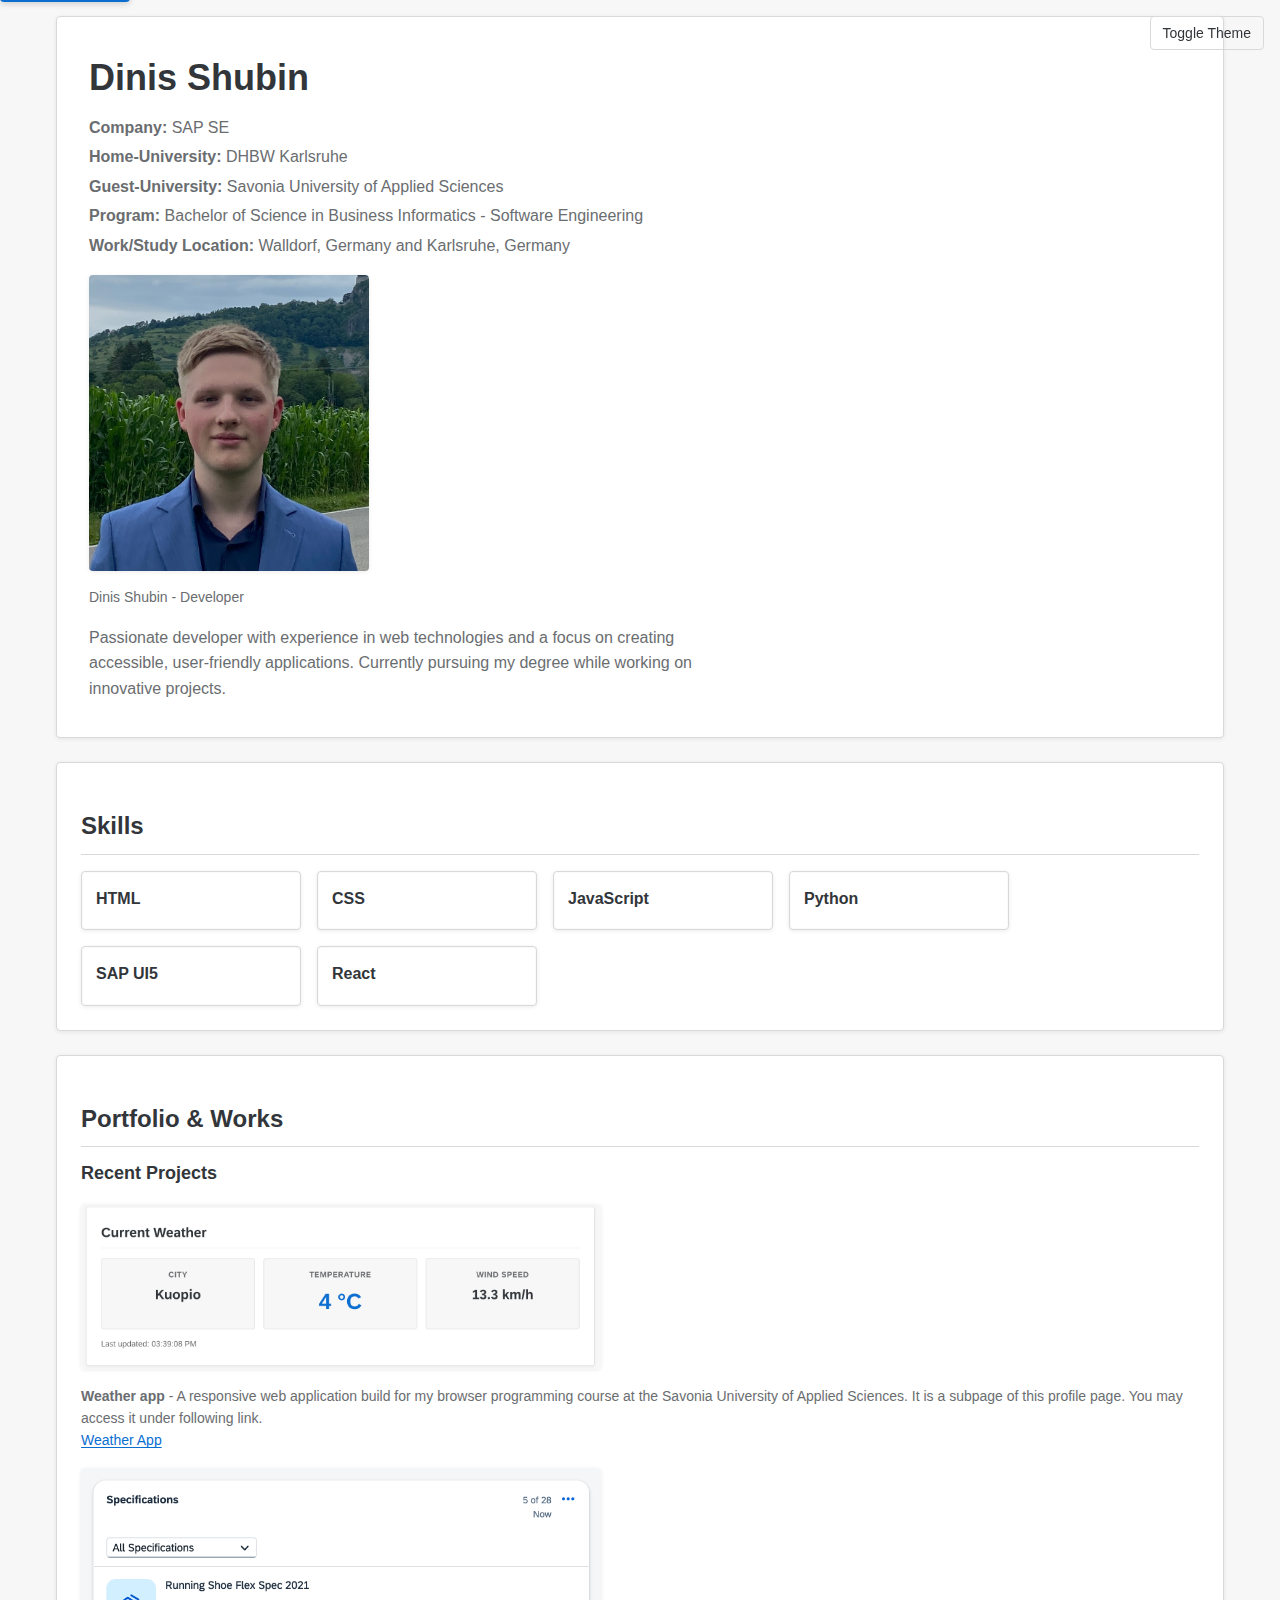
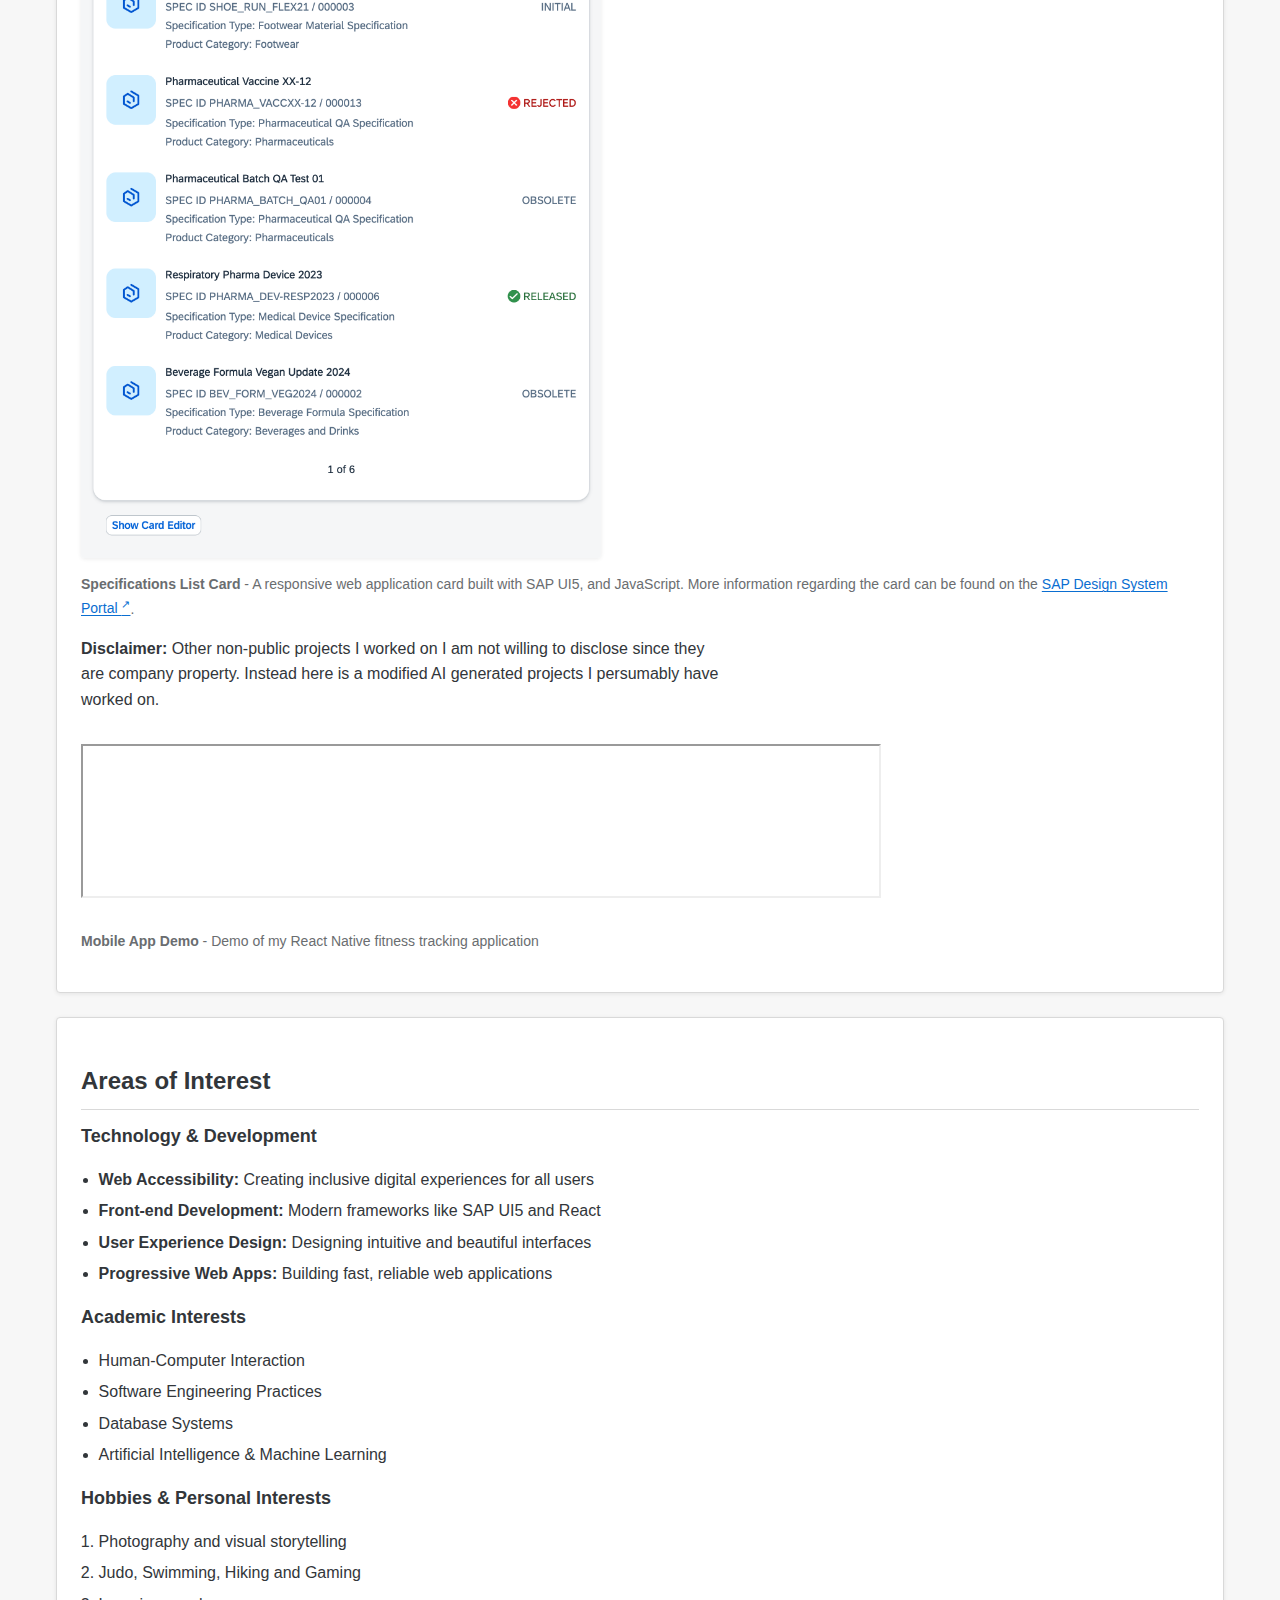
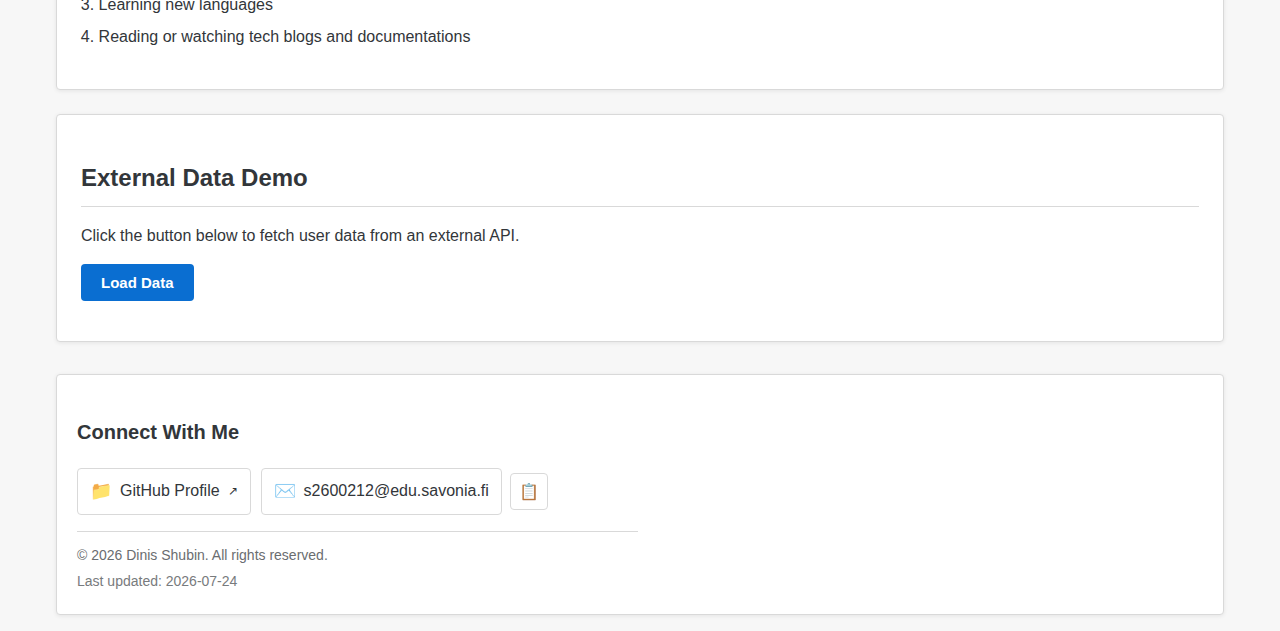
<file: Lecture-07/index.html>
<!DOCTYPE html>
<html lang="en">

<head>
    <meta charset="UTF-8">
    <meta name="viewport"
          content="width=device-width, initial-scale=1.0">
    <title>Portfolio</title>
    <link rel="stylesheet"
          href="styles/index.css">
    <script src="./controllers/theme-init.js"></script>
</head>

<body>
    <a href="#main"
       class="skip-link"
       >Skip to content</a>

    <button id="theme-toggle"
            aria-label="Toggle dark mode"
            >Toggle Theme</button>

    <header>
        <h1>Dinis Shubin</h1>
        <p><strong>Company:</strong> SAP SE</p>
        <p><strong>Home-University:</strong> DHBW Karlsruhe</p>
        <p><strong>Guest-University:</strong> Savonia University of Applied Sciences</p>
        <p><strong>Program:</strong> Bachelor of Science in Business Informatics - Software Engineering</p>
        <p><strong>Work/Study Location:</strong> Walldorf, Germany and Karlsruhe, Germany</p>
        <figure>
            <img src="./assets/index/img/pfp.jpg"
                 alt="Professional headshot of Dinis Shubin smiling in business casual attire"
                 class="profile-photo">
            <figcaption>Dinis Shubin - Developer</figcaption>
        </figure>
        <p>
            Passionate developer with experience in web technologies and a focus on
            creating accessible, user-friendly applications. Currently pursuing my degree
            while working on innovative projects.
        </p>
    </header>

    <main id="main">

        <section aria-labelledby="skills-heading">
            <h2 id="skills-heading">Skills</h2>
            <ul class="skills-grid">
                <li class="skill-card">
                    <h3>HTML</h3>
                </li>
                <li class="skill-card">
                    <h3>CSS</h3>
                </li>
                <li class="skill-card">
                    <h3>JavaScript</h3>
                </li>
                <li class="skill-card">
                    <h3>Python</h3>
                </li>
                <li class="skill-card">
                    <h3>SAP UI5</h3>
                </li>
                <li class="skill-card">
                    <h3>React</h3>
                </li>
            </ul>
        </section>

        <section aria-labelledby="portfolio-heading">
            <h2 id="portfolio-heading">Portfolio & Works</h2>

            <article>
                <h3>Recent Projects</h3>

                <figure>
                    <img src="./assets/index/img/weather.png"
                    alt="Screenshot of the weather output by my weather app"
                    class="portfolio-img-small">
                    <figcaption>
                        <strong>Weather app</strong> - A responsive web application build for my browser programming 
                        course at the Savonia University of Applied Sciences. It is a subpage of this profile page.
                        You may access it under following link.
                        <br><a href="pages/weather.html"
                        >Weather App</a>
                    </figcaption>

                </figure>

                <figure>
                    <img src="./assets/index/img/listcard.png"
                         alt="Screenshot of a dashboard card showing a list of specifications"
                         class="portfolio-img-small">
                    <figcaption>
                        <strong>Specifications List Card</strong> - A responsive web application card built with SAP
                        UI5, and JavaScript. More information regarding the card can be found on the
                        <a href="https://www.sap.com/design-system/fiori-design-web/v1-136/ui-elements/cards/?external"
                           target="_blank"
                           rel="external noopener noreferrer"
                        >SAP Design System Portal
                            <span class="sr-only">(opens in new tab)</span>
                        </a>.
                    </figcaption>
                </figure>

                <p><strong> Disclaimer:</strong> Other non-public projects I worked on I am not willing to disclose
                    since they are company property. Instead here is a modified AI generated projects I persumably
                    have worked on.</p>

                <figure>
                    <iframe src="https://www.youtube.com/embed/dQw4w9WgXcQ"
                            title="Project Demo Video"
                            allow="accelerometer; autoplay; clipboard-write; encrypted-media; gyroscope; picture-in-picture"
                            allowfullscreen
                            class="video-container">
                    </iframe>
                    <figcaption>
                        <strong>Mobile App Demo</strong> - Demo of my React Native fitness tracking application
                    </figcaption>
                </figure>
            </article>
        </section>

        <section aria-labelledby="interests-heading">
            <h2 id="interests-heading">Areas of Interest</h2>

            <article>
                <h3>Technology & Development</h3>
                <ul>
                    <li><strong>Web Accessibility:</strong> Creating inclusive digital experiences for all users</li>
                    <li><strong>Front-end Development:</strong> Modern frameworks like SAP UI5 and React</li>
                    <li><strong>User Experience Design:</strong> Designing intuitive and beautiful interfaces</li>
                    <li><strong>Progressive Web Apps:</strong> Building fast, reliable web applications</li>
                </ul>
            </article>

            <article>
                <h3>Academic Interests</h3>
                <ul>
                    <li>Human-Computer Interaction</li>
                    <li>Software Engineering Practices</li>
                    <li>Database Systems</li>
                    <li>Artificial Intelligence & Machine Learning</li>
                </ul>
            </article>

            <article>
                <h3>Hobbies & Personal Interests</h3>
                <ol>
                    <li>Photography and visual storytelling</li>
                    <li>Judo, Swimming, Hiking and Gaming</li>
                    <li>Learning new languages</li>
                    <li>Reading or watching tech blogs and documentations</li>
                </ol>
            </article>
        </section>

        <section aria-labelledby="external-data-heading">
            <h2 id="external-data-heading">External Data Demo</h2>
            <p>Click the button below to fetch user data from an external API.</p>
            <button id="load-data-btn">Load Data</button>
            <div id="data-output"></div>
        </section>

    </main>

    <footer>
        <h2>Connect With Me</h2>
        <nav aria-label="Social media links">
            <ul class="social-links">
                <li>
                    <a href="https://github.com/s2600212"
                       target="_blank"
                       rel="external noopener noreferrer">
                        <span class="icon">📁</span>
                        <span>GitHub Profile</span>
                        <span class="sr-only">(opens in new tab)</span>
                    </a>
                </li>
                <li class="email-item">
                    <a href="mailto:s2600212@edu.savonia.fi" rel="noopener noreferrer">
                        <span class="icon">✉️</span>
                        <span>s2600212@edu.savonia.fi</span>
                        <span class="sr-only">(opens email client)</span>
                    </a>
                    <button class="copy-email-btn" data-email="s2600212@edu.savonia.fi" aria-label="Copy email address to clipboard"
                        title="Copy email address">
                        📋
                    </button>
                </li>
            </ul>
        </nav>
        <p>&copy; 2026 Dinis Shubin. All rights reserved.</p>
        <p id="last-updated"></p>
    </footer>

    <script src="./controllers/index.js"></script>
</body>

</html>
</file>
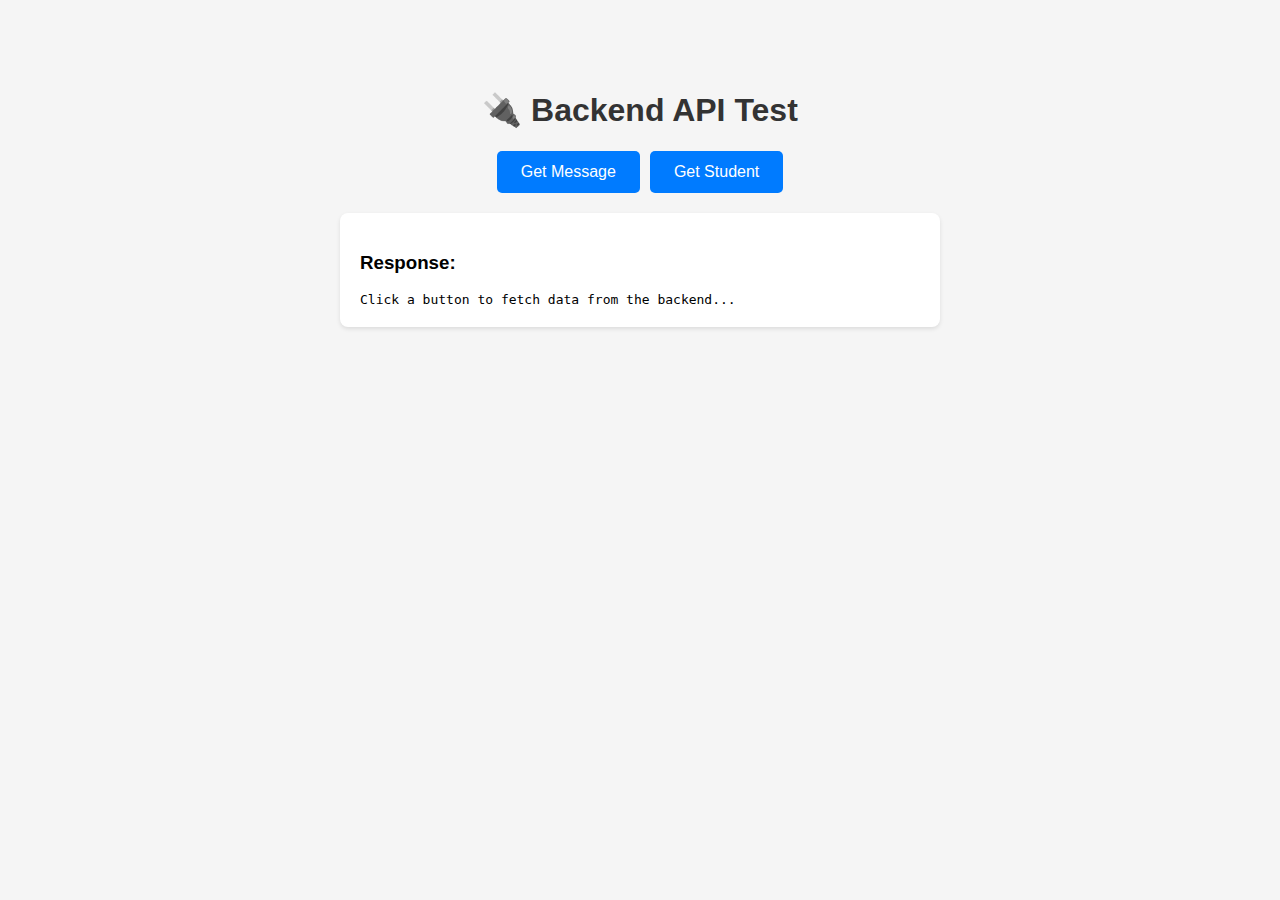
<file: lecture-9-backend/index.html>
<!DOCTYPE html>
<html lang="en">
<head>
  <meta charset="UTF-8">
  <meta name="viewport" content="width=device-width, initial-scale=1.0">
  <title>Backend API Test</title>
    <link rel="stylesheet"
          href="styles.css">
</head>
<body>

  <h1>🔌 Backend API Test</h1>

  <div class="button-container">
    <button onclick="getMessage()" id="messageBtn">Get Message</button>
    <button onclick="getStudent()" id="studentBtn">Get Student</button>
  </div>

  <div class="output-box">
    <h3>Response:</h3>
    <div id="output">Click a button to fetch data from the backend...</div>
  </div>

  <script src="script.js"></script>

</body>
</html>
</file>
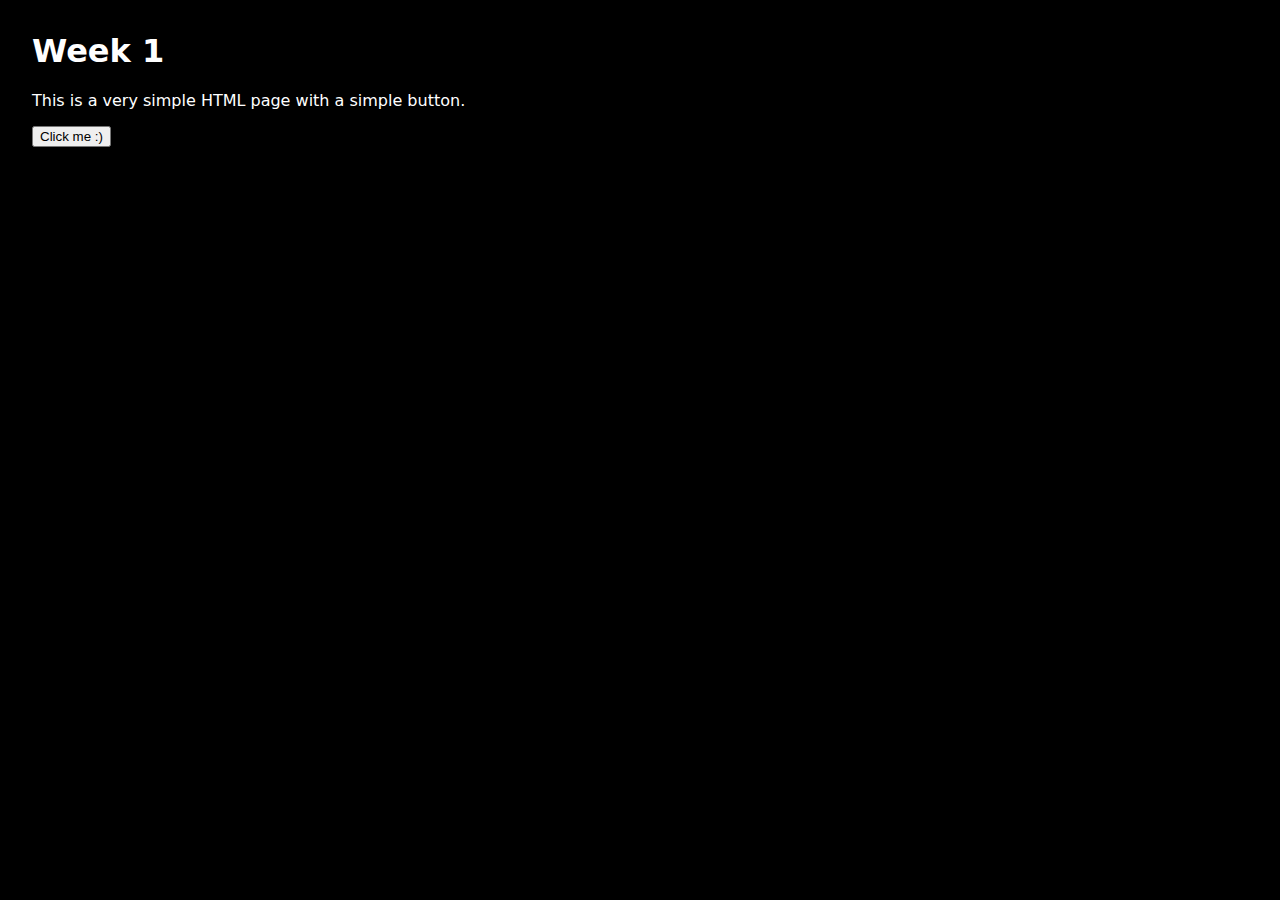
<file: week-1/index.html>
<!DOCTYPE html>
<html>

<head>
    <title>Simple Week 1 HTML Page</title>
    <style>
        body {
            font-family: system-ui, Arial, sans-serif;
            background-color: black;
            color: white;
            margin: 2rem;
        }
    </style>
</head>

<body>
    <header>
        <h1>Week 1</h1>
        <p>This is a very simple HTML page with a simple button.</p>
    </header>
    <button onclick="buttonClick()">Click me :)</button>

    <script>
        function buttonClick() {
            alert("You clicked the button :)");
        }
    </script>
</body>

</html>
</file>
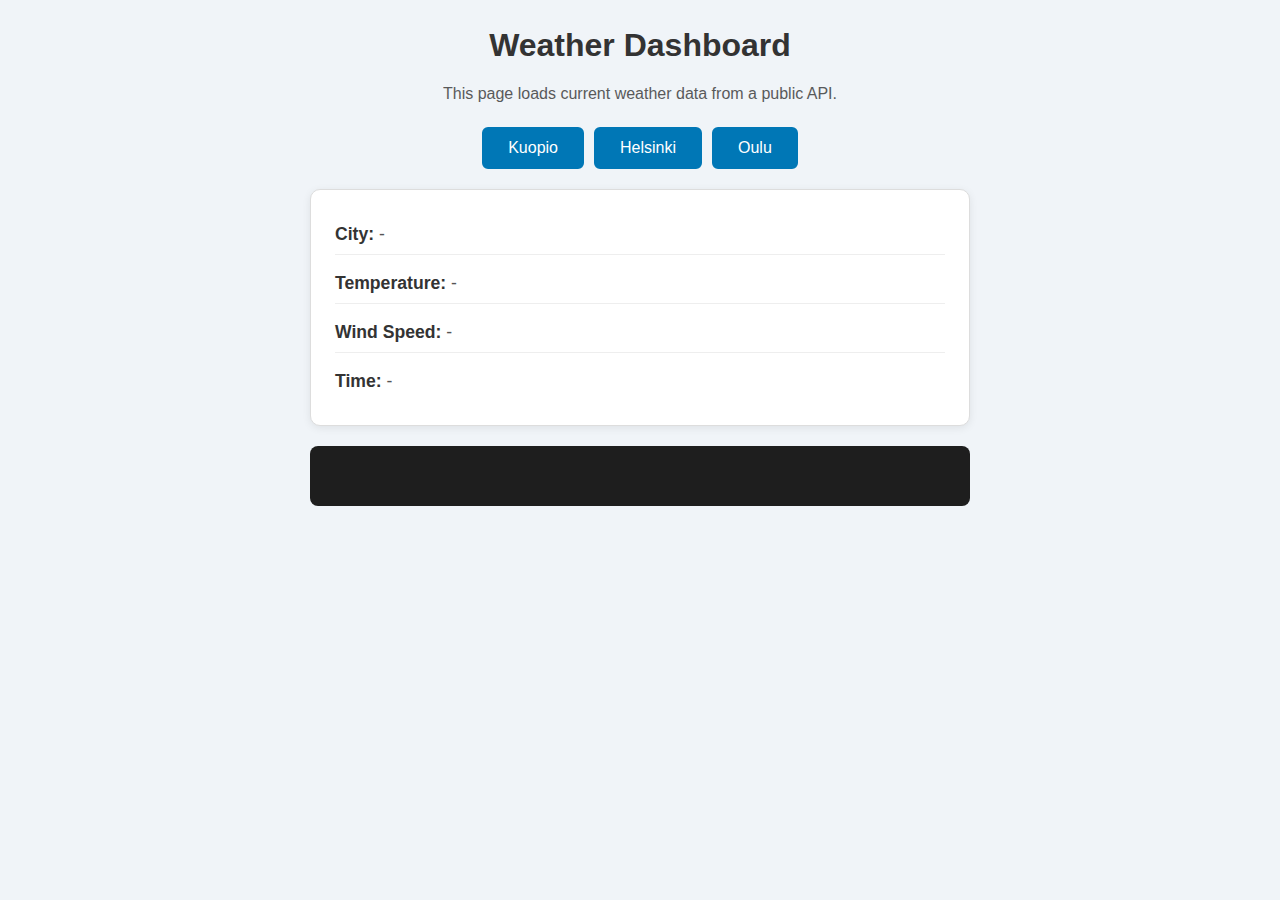
<file: Lecture-7/weather/index.html>
<!DOCTYPE html>
<html lang="en">
<head>
    <meta charset="UTF-8">
    <title>Weather Dashboard</title>
    <link rel="stylesheet" href="exercise.css">
</head>
<body>

    <h1>Weather Dashboard</h1>

    <p>This page loads current weather data from a public API.</p>

    <!-- Extension Task 1: Multiple city buttons -->
    <div class="city-buttons">
        <button id="btnKuopio">Kuopio</button>
        <button id="btnHelsinki">Helsinki</button>
        <button id="btnOulu">Oulu</button>
    </div>

    <div id="weatherBox">
        <p><strong>City:</strong> <span id="city">-</span></p>
        <p><strong>Temperature:</strong> <span id="temperature">-</span></p>
        <p><strong>Wind Speed:</strong> <span id="wind">-</span></p>
        <!-- Extension Task 2: Time of data -->
        <p><strong>Time:</strong> <span id="time">-</span></p>
    </div>

    <pre id="output"></pre>

    <script src="script.js"></script>
</body>
</html>
</file>
<file: L03-css-basics/css/style.css>
/* Step 2 & 3: Element Selector + Typography */
body {
    font-family: system-ui, Arial, Helvetica, sans-serif;
    line-height: 1.6;
    margin: 0;
    padding: 0;
    color: #333;
}

/* Step 3: Typography - Different heading sizes */
h1 {
    font-size: 2.5rem;
    margin-bottom: 0.5rem;
}

h2 {
    font-size: 1.8rem;
    margin-bottom: 0.5rem;
    color: #2c3e50;
}

/* Step 3: Paragraph line height */
p {
    line-height: 1.8;
    margin-bottom: 1rem;
}

/* Step 2: Group Selector + Step 5: Header & Footer styling */
header,
footer {
    background-color: #f4f4f4;
    padding: 1.5rem 2rem;
    text-align: center;
}

/* Step 4 & 8: Main content - spacing and layout constraint */
main {
    padding: 2rem;
    max-width: 1200px;
    margin: 0 auto;
}

/* Step 4: Section spacing (margin vs padding) */
section {
    margin-bottom: 3rem;
    padding: 1.5rem;
    border-bottom: 1px solid #e0e0e0;
}

/* Step 2: ID Selector (example for works section) */
#works {
    background-color: #fafafa;
}

/* Step 6: Navigation styling - remove bullets */
nav ul {
    list-style-type: none;
    padding: 0;
    margin: 0;
    display: flex;
    justify-content: center;
    gap: 2rem;
}

/* Step 6: Navigation - horizontal items */
nav li {
    display: inline-block;
}

/* Step 2: Descendant Selector + Step 6: Navigation links */
nav a {
    text-decoration: none;
    color: #2c3e50;
    font-weight: bold;
    padding: 0.5rem 1rem;
    transition: color 0.3s ease;
}

/* Step 2: Pseudo-class selector */
nav a:hover {
    color: #3498db;
    background-color: #ecf0f1;
    border-radius: 4px;
}

/* Step 2: Class Selector (example card class) */
.card {
    border: 1px solid #ddd;
    padding: 1rem;
    margin: 1rem 0;
    border-radius: 8px;
    background-color: #fff;
}

/* Step 7: Responsive images */
img {
    max-width: 100%;
    height: auto;
    display: block;
}

/* Additional styling for image containers */
figure {
    margin: 1.5rem 0;
    padding: 0;
}

.centered-figure {
    margin: 0;
    text-align: center;
}

.centered-figure img {
    display: block;
    margin: 0 auto;
    /* centers the image within figure */
    max-width: 100%;
    height: auto;
}

figcaption {
    font-style: italic;
    color: #666;
    margin-top: 0.5rem;
    font-size: 0.9rem;
}

/* Footer specific styling */
footer {
    margin-top: 2rem;
    font-size: 0.9rem;
    color: #666;
}

/* Links general styling */
a {
    color: #3498db;
}

a:visited {
    color: #2980b9;
}
</file>
<file: L04-js-basics-in-class/style.css>
/* Basic, readable styling (not a redesign) */

* {
    box-sizing: border-box;
}

body {
    font-family: Arial, sans-serif;
    margin: 0;
    line-height: 1.5;
    background-color: #ffffff;
    color: #333333;
    transition: background-color 0.3s, color 0.3s;
}

/* Dark theme styles */
body.dark-theme {
    background-color: #1a1a1a;
    color: #e0e0e0;
}

body.dark-theme .card {
    background-color: #2a2a2a;
    border-color: #444;
}

body.dark-theme button {
    background-color: #444;
    color: #e0e0e0;
    border-color: #666;
}

body.dark-theme button:hover {
    background-color: #555;
}

.container {
    width: min(900px, 92%);
    margin: 0 auto;
    padding: 16px 0;
}

header {
    text-align: center;
    padding: 24px 0;
}

.subtitle {
    margin-top: 4px;
    color: #555;
}

body.dark-theme .subtitle {
    color: #aaa;
}

.card {
    border: 1px solid #ddd;
    border-radius: 10px;
    padding: 16px;
    margin: 16px 0;
    background-color: #f9f9f9;
    transition: background-color 0.3s, border-color 0.3s;
}

button {
    padding: 10px 14px;
    cursor: pointer;
    margin-right: 8px;
    background-color: #007bff;
    color: white;
    border: none;
    border-radius: 5px;
    font-size: 14px;
    transition: background-color 0.2s;
}

button:hover {
    background-color: #0056b3;
}

#btnTheme {
    margin-top: 12px;
    background-color: #6c757d;
}

#btnTheme:hover {
    background-color: #5a6268;
}

#counterDisplay {
    margin-top: 12px;
    font-size: 18px;
}

#themeStatus {
    font-style: italic;
    color: #666;
}

body.dark-theme #themeStatus {
    color: #999;
}

footer {
    text-align: center;
    padding: 24px 0;
    font-size: 14px;
    color: #777;
}

body.dark-theme footer {
    color: #999;
}
</file>
<file: Lecture-05/style.css>
/* Accessibility */
.skip-link {
    position: absolute;
    top: -40px;
    left: 0;
    padding: 8px 12px;
    background: #0a6ed1;
    /* SAP brand blue */
    color: #fff;
    border-radius: 4px;
    z-index: 1000;
    text-decoration: none;
    box-shadow: 0 2px 6px rgba(0, 0, 0, 0.16);
    transition: top var(--trans-fast);
}

.skip-link:focus {
    top: 10px;
}

/* Design tokens (SAP Fiori-inspired: Quartz Light/Dark) */
:root {
    /* Palette */
    --bg-color: #f7f7f7;
    /* page background */
    --text-color: #32363a;
    /* primary text */
    --muted-text: #6a6d70;
    /* secondary text */
    --header-bg: #ffffff;
    /* header/shell surface */
    --card-bg: #ffffff;
    /* surface cards/sections */
    --border-color: #d9d9d9;
    /* hairline borders */
    --link-color: #0a6ed1;
    /* brand/link */
    --link-hover: #0854a0;
    /* link hover */
    --accent: #0a6ed1;
    /* brand accent */

    /* Elevation & radii (more sober) */
    --radius: 4px;
    --radius-sm: 2px;
    --shadow-1: 0 1px 4px rgba(0, 0, 0, 0.08);
    --shadow-2: 0 4px 12px rgba(0, 0, 0, 0.12);
    --shadow-inset: inset 0 0 0 1px rgba(0, 0, 0, 0.02);

    /* Spacing & motion (4px grid) */
    --space: 16px;
    --space-lg: 24px;
    --trans-fast: 120ms;
    --trans: 200ms;
    --trans-slow: 320ms;
}

body.dark {
    --bg-color: #1d232a;
    /* app background (Quartz Dark) */
    --text-color: #eaecee;
    --muted-text: #b8bcbf;
    --header-bg: #2a3039;
    /* shell/header surface */
    --card-bg: #2a3039;
    /* content surface */
    --border-color: #3a4552;
    --link-color: #91c8ff;
    /* link (Quartz Dark) */
    --link-hover: #b7dcff;
    --accent: #91c8ff;

    --shadow-1: 0 1px 4px rgba(0, 0, 0, 0.6);
    --shadow-2: 0 8px 16px rgba(0, 0, 0, 0.55);
    --shadow-inset: inset 0 0 0 1px rgba(255, 255, 255, 0.04);
}

/* Reset & base */
* {
    box-sizing: border-box;
}

html {
    scroll-behavior: smooth;
}

body {
    margin: 0 auto;
    padding: var(--space);
    max-width: 1200px;
    background-color: var(--bg-color);
    color: var(--text-color);
    font-family: "72", "72full", -apple-system, BlinkMacSystemFont, "Segoe UI", Roboto, "Helvetica Neue", Arial, "Noto Sans", "Apple Color Emoji", "Segoe UI Emoji", "Segoe UI Symbol", sans-serif;
    line-height: 1.6;
    -webkit-font-smoothing: antialiased;
    -moz-osx-font-smoothing: grayscale;
    transition: background-color var(--trans), color var(--trans);
    color-scheme: light dark;
    accent-color: var(--accent);
}

/* Focus styles (SAP-like dotted focus) */
:where(a, button, input, textarea, select, summary, [tabindex]) :focus-visible,
:where(a, button, input, textarea, select, summary, [tabindex]):focus-visible {
    outline: 2px dotted var(--link-color);
    outline-offset: 2px;
    border-radius: 2px;
}

/* Controls (Transparent Button style) */
#theme-toggle {
    position: fixed;
    top: 16px;
    right: 16px;
    padding: 8px 12px;
    background-color: transparent;
    color: var(--text-color);
    border: 1px solid var(--border-color);
    border-radius: var(--radius);
    cursor: pointer;
    font-size: 14px;
    z-index: 999;
    box-shadow: none;
    backdrop-filter: none;
    transition: background-color var(--trans), border-color var(--trans), color var(--trans);
}

#theme-toggle:hover {
    background-color: color-mix(in oklab, var(--card-bg) 88%, transparent);
    border-color: var(--link-color);
    color: var(--text-color);
}

/* Hero */
header {
    background: var(--header-bg);
    padding: clamp(20px, 4vw, 32px);
    border-radius: var(--radius);
    box-shadow: var(--shadow-1);
    text-align: left;
    position: relative;
    overflow: hidden;
    border: 1px solid var(--border-color);
}

/* Remove decorative gradients for a clean enterprise look */
header::after {
    content: none;
}

header h1 {
    margin: 0 0 8px;
    font-weight: 600;
    letter-spacing: 0;
    font-size: clamp(24px, 3.6vw, 36px);
}

header p {
    margin: 4px 0;
    color: var(--muted-text);
    font-size: clamp(14px, 1.8vw, 16px);
}

header figure {
    margin: var(--space) 0;
}

header img {
    border-radius: var(--radius);
    box-shadow: var(--shadow-1);
}

/* Sections & content (Card pattern) */
section {
    margin: var(--space-lg) 0;
    padding: clamp(16px, 3vw, 24px);
    background-color: var(--card-bg);
    border-radius: var(--radius);
    box-shadow: var(--shadow-1);
    text-align: left;
    border: 1px solid var(--border-color);
}

article {
    text-align: left;
}

h2 {
    margin-bottom: 12px;
    padding-bottom: 8px;
    border-bottom: 1px solid var(--border-color);
    text-align: left;
    font-size: clamp(20px, 2.8vw, 24px);
    font-weight: 600;
    letter-spacing: 0;
}

h3 {
    margin: 12px 0 8px;
    text-align: left;
    font-size: clamp(16px, 2.2vw, 18px);
    font-weight: 600;
}

p {
    text-align: left;
    max-width: 72ch;
    margin-inline: 0;
    color: var(--text-color);
}

/* Lists */
ul,
ol {
    text-align: left;
    max-width: 72ch;
    margin-inline: 0;
    display: block;
    padding-left: 1.1em;
}

li {
    margin: 6px 0;
}

/* Media */
figure {
    margin: var(--space) 0;
    padding: 0;
    text-align: left;
}

figcaption {
    margin-top: 8px;
    font-style: normal;
    color: var(--muted-text);
    font-size: 14px;
}

.profile-photo,
.portfolio-img-small,
.portfolio-img-large {
    width: 100%;
    height: auto;
    border-radius: var(--radius);
    box-shadow: var(--shadow-1);
}

.profile-photo {
    max-width: 280px;
}

.portfolio-img-small {
    max-width: 520px;
}

.portfolio-img-large {
    max-width: 100%;
}

.video-container {
    width: 100%;
    max-width: 800px;
    margin: 16px 0;
}

.video-container iframe {
    width: 100%;
    aspect-ratio: 16 / 9;
    border-radius: var(--radius);
    border: none;
    box-shadow: var(--shadow-1);
}

/* Skills (Tile/Card style) */
.skills-grid {
    list-style: none;
    margin: 16px 0 0;
    padding: 0;
    display: grid;
    grid-template-columns: repeat(auto-fit, minmax(160px, 1fr));
    gap: 16px;
}

.skill-card {
    background-color: var(--card-bg);
    border: 1px solid var(--border-color);
    border-radius: var(--radius);
    padding: 14px;
    text-align: left;
    box-shadow: var(--shadow-inset), var(--shadow-1);
    transition: background-color var(--trans), border-color var(--trans);
    will-change: auto;
}

.skill-card:hover,
.skill-card:focus-within {
    border-color: var(--link-color);
    background-color: color-mix(in oklab, var(--card-bg) 94%, var(--link-color));
}

.skill-card h3 {
    margin: 0 0 4px;
    font-size: 16px;
}

ul.skills-grid,
ol.skills-grid {
    display: grid !important;
    width: 100%;
    max-width: none !important;
    margin: 16px 0 0;
    padding: 0;
    list-style: none;
    text-align: initial;
    grid-template-columns: repeat(auto-fit, minmax(160px, 220px));
    gap: 16px;
    justify-content: start;
}

.skills-grid>li {
    margin: 0;
}

/* Links */
a {
    color: var(--link-color);
    text-decoration: underline;
    text-underline-offset: 2px;
    text-decoration-thickness: 1px;
    transition: color var(--trans-fast);
}

a:hover {
    color: var(--link-hover);
}

/* Footer */
footer {
    background: var(--card-bg);
    padding: 24px 20px 18px;
    border-radius: var(--radius);
    margin-top: 32px;
    box-shadow: var(--shadow-1);
    text-align: left;
    border: 1px solid var(--border-color);
}

footer h2 {
    border-bottom: none;
    margin-bottom: 12px;
    font-size: clamp(18px, 2.2vw, 20px);
    font-weight: 600;
}

footer nav {
    margin-bottom: 16px;
}

/* Social (Transparent button-like chips) */
.social-links {
    list-style: none;
    margin: 0;
    padding: 0;
    display: flex;
    justify-content: flex-start;
    gap: 10px;
    flex-wrap: wrap;
}

.social-links li {
    margin: 0;
}

.social-links a {
    display: inline-flex;
    align-items: center;
    gap: 8px;
    padding: 8px 12px;
    background-color: transparent;
    border: 1px solid var(--border-color);
    border-radius: var(--radius);
    text-decoration: none;
    color: var(--text-color);
    box-shadow: none;
    transition: background-color var(--trans), border-color var(--trans), color var(--trans);
}

.social-links a:hover,
.social-links a:focus-visible {
    border-color: var(--link-color);
    background-color: color-mix(in oklab, var(--card-bg) 90%, transparent);
}

.social-links .icon {
    font-size: 18px;
    color: var(--accent);
}

/* Footer meta */
footer>p {
    margin: 4px 0;
    font-size: 14px;
    padding-top: 12px;
    border-top: 1px solid var(--border-color);
    color: var(--muted-text);
}

footer>p:first-of-type {
    margin-top: 12px;
}

#last-updated {
    font-style: normal;
    opacity: 0.9;
    border-top: none;
    padding-top: 0;
}

/* Utility */
h2,
h3 {
    scroll-margin-top: 72px;
}

/* Responsive */
@media (max-width: 768px) {
    .profile-photo {
        max-width: 200px;
    }

    header {
        padding: 20px;
    }

    section {
        padding: 18px;
    }

    .social-links {
        flex-direction: column;
        align-items: stretch;
    }

    .social-links a {
        width: 100%;
        max-width: none;
        justify-content: flex-start;
    }
}

/* Reduced motion */
@media (prefers-reduced-motion: reduce) {
    html {
        scroll-behavior: auto;
    }

    * {
        transition: none !important;
    }
}
</file>
<file: Lecture-06/style.css>
/* Accessibility */
.skip-link {
    position: absolute;
    top: -40px;
    left: 0;
    padding: 8px 12px;
    background: #0a6ed1;
    /* SAP brand blue */
    color: #fff;
    border-radius: 4px;
    z-index: 1000;
    text-decoration: none;
    box-shadow: 0 2px 6px rgba(0, 0, 0, 0.16);
    transition: top var(--trans-fast);
}

.skip-link:focus {
    top: 10px;
}

/* Design tokens (SAP Fiori-inspired: Quartz Light/Dark) */
:root {
    /* Palette */
    --bg-color: #f7f7f7;
    /* page background */
    --text-color: #32363a;
    /* primary text */
    --muted-text: #6a6d70;
    /* secondary text */
    --header-bg: #ffffff;
    /* header/shell surface */
    --card-bg: #ffffff;
    /* surface cards/sections */
    --border-color: #d9d9d9;
    /* hairline borders */
    --link-color: #0a6ed1;
    /* brand/link */
    --link-hover: #0854a0;
    /* link hover */
    --accent: #0a6ed1;
    /* brand accent */

    /* Elevation & radii (more sober) */
    --radius: 4px;
    --radius-sm: 2px;
    --shadow-1: 0 1px 4px rgba(0, 0, 0, 0.08);
    --shadow-2: 0 4px 12px rgba(0, 0, 0, 0.12);
    --shadow-inset: inset 0 0 0 1px rgba(0, 0, 0, 0.02);

    /* Spacing & motion (4px grid) */
    --space: 16px;
    --space-lg: 24px;
    --trans-fast: 120ms;
    --trans: 200ms;
    --trans-slow: 320ms;
}

body.dark {
    --bg-color: #1d232a;
    /* app background (Quartz Dark) */
    --text-color: #eaecee;
    --muted-text: #b8bcbf;
    --header-bg: #2a3039;
    /* shell/header surface */
    --card-bg: #2a3039;
    /* content surface */
    --border-color: #3a4552;
    --link-color: #91c8ff;
    /* link (Quartz Dark) */
    --link-hover: #b7dcff;
    --accent: #91c8ff;

    --shadow-1: 0 1px 4px rgba(0, 0, 0, 0.6);
    --shadow-2: 0 8px 16px rgba(0, 0, 0, 0.55);
    --shadow-inset: inset 0 0 0 1px rgba(255, 255, 255, 0.04);
}

/* Reset & base */
* {
    box-sizing: border-box;
}

html {
    scroll-behavior: smooth;
}

body {
    margin: 0 auto;
    padding: var(--space);
    max-width: 1200px;
    background-color: var(--bg-color);
    color: var(--text-color);
    font-family: "72", "72full", -apple-system, BlinkMacSystemFont, "Segoe UI", Roboto, "Helvetica Neue", Arial, "Noto Sans", "Apple Color Emoji", "Segoe UI Emoji", "Segoe UI Symbol", sans-serif;
    line-height: 1.6;
    -webkit-font-smoothing: antialiased;
    -moz-osx-font-smoothing: grayscale;
    transition: background-color var(--trans), color var(--trans);
    color-scheme: light dark;
    accent-color: var(--accent);
}

/* Focus styles (SAP-like dotted focus) */
:where(a, button, input, textarea, select, summary, [tabindex]) :focus-visible,
:where(a, button, input, textarea, select, summary, [tabindex]):focus-visible {
    outline: 2px dotted var(--link-color);
    outline-offset: 2px;
    border-radius: 2px;
}

/* Controls (Transparent Button style) */
#theme-toggle {
    position: fixed;
    top: 16px;
    right: 16px;
    padding: 8px 12px;
    background-color: transparent;
    color: var(--text-color);
    border: 1px solid var(--border-color);
    border-radius: var(--radius);
    cursor: pointer;
    font-size: 14px;
    z-index: 999;
    box-shadow: none;
    backdrop-filter: none;
    transition: background-color var(--trans), border-color var(--trans), color var(--trans);
}

#theme-toggle:hover {
    background-color: color-mix(in oklab, var(--card-bg) 88%, transparent);
    border-color: var(--link-color);
    color: var(--text-color);
}

/* Hero */
header {
    background: var(--header-bg);
    padding: clamp(20px, 4vw, 32px);
    border-radius: var(--radius);
    box-shadow: var(--shadow-1);
    text-align: left;
    position: relative;
    overflow: hidden;
    border: 1px solid var(--border-color);
}

/* Remove decorative gradients for a clean enterprise look */
header::after {
    content: none;
}

header h1 {
    margin: 0 0 8px;
    font-weight: 600;
    letter-spacing: 0;
    font-size: clamp(24px, 3.6vw, 36px);
}

header p {
    margin: 4px 0;
    color: var(--muted-text);
    font-size: clamp(14px, 1.8vw, 16px);
}

header figure {
    margin: var(--space) 0;
}

header img {
    border-radius: var(--radius);
    box-shadow: var(--shadow-1);
}

/* Sections & content (Card pattern) */
section {
    margin: var(--space-lg) 0;
    padding: clamp(16px, 3vw, 24px);
    background-color: var(--card-bg);
    border-radius: var(--radius);
    box-shadow: var(--shadow-1);
    text-align: left;
    border: 1px solid var(--border-color);
}

article {
    text-align: left;
}

h2 {
    margin-bottom: 12px;
    padding-bottom: 8px;
    border-bottom: 1px solid var(--border-color);
    text-align: left;
    font-size: clamp(20px, 2.8vw, 24px);
    font-weight: 600;
    letter-spacing: 0;
}

h3 {
    margin: 12px 0 8px;
    text-align: left;
    font-size: clamp(16px, 2.2vw, 18px);
    font-weight: 600;
}

p {
    text-align: left;
    max-width: 72ch;
    margin-inline: 0;
    color: var(--text-color);
}

/* Lists */
ul,
ol {
    text-align: left;
    max-width: 72ch;
    margin-inline: 0;
    display: block;
    padding-left: 1.1em;
}

li {
    margin: 6px 0;
}

/* Media */
figure {
    margin: var(--space) 0;
    padding: 0;
    text-align: left;
}

figcaption {
    margin-top: 8px;
    font-style: normal;
    color: var(--muted-text);
    font-size: 14px;
}

.profile-photo,
.portfolio-img-small,
.portfolio-img-large {
    width: 100%;
    height: auto;
    border-radius: var(--radius);
    box-shadow: var(--shadow-1);
}

.profile-photo {
    max-width: 280px;
}

.portfolio-img-small {
    max-width: 520px;
}

.portfolio-img-large {
    max-width: 100%;
}

.video-container {
    width: 100%;
    max-width: 800px;
    margin: 16px 0;
}

.video-container iframe {
    width: 100%;
    aspect-ratio: 16 / 9;
    border-radius: var(--radius);
    border: none;
    box-shadow: var(--shadow-1);
}

/* Skills (Tile/Card style) */
.skills-grid {
    list-style: none;
    margin: 16px 0 0;
    padding: 0;
    display: grid;
    grid-template-columns: repeat(auto-fit, minmax(160px, 1fr));
    gap: 16px;
}

.skill-card {
    background-color: var(--card-bg);
    border: 1px solid var(--border-color);
    border-radius: var(--radius);
    padding: 14px;
    text-align: left;
    box-shadow: var(--shadow-inset), var(--shadow-1);
    transition: background-color var(--trans), border-color var(--trans);
    will-change: auto;
}

.skill-card:hover,
.skill-card:focus-within {
    border-color: var(--link-color);
    background-color: color-mix(in oklab, var(--card-bg) 94%, var(--link-color));
}

.skill-card h3 {
    margin: 0 0 4px;
    font-size: 16px;
}

ul.skills-grid,
ol.skills-grid {
    display: grid !important;
    width: 100%;
    max-width: none !important;
    margin: 16px 0 0;
    padding: 0;
    list-style: none;
    text-align: initial;
    grid-template-columns: repeat(auto-fit, minmax(160px, 220px));
    gap: 16px;
    justify-content: start;
}

.skills-grid>li {
    margin: 0;
}

/* Links */
a {
    color: var(--link-color);
    text-decoration: underline;
    text-underline-offset: 2px;
    text-decoration-thickness: 1px;
    transition: color var(--trans-fast);
}

a:hover {
    color: var(--link-hover);
}

/* Footer */
footer {
    background: var(--card-bg);
    padding: 24px 20px 18px;
    border-radius: var(--radius);
    margin-top: 32px;
    box-shadow: var(--shadow-1);
    text-align: left;
    border: 1px solid var(--border-color);
}

footer h2 {
    border-bottom: none;
    margin-bottom: 12px;
    font-size: clamp(18px, 2.2vw, 20px);
    font-weight: 600;
}

footer nav {
    margin-bottom: 16px;
}

/* Social (Transparent button-like chips) */
.social-links {
    list-style: none;
    margin: 0;
    padding: 0;
    display: flex;
    justify-content: flex-start;
    gap: 10px;
    flex-wrap: wrap;
}

.social-links li {
    margin: 0;
}

.social-links a {
    display: inline-flex;
    align-items: center;
    gap: 8px;
    padding: 8px 12px;
    background-color: transparent;
    border: 1px solid var(--border-color);
    border-radius: var(--radius);
    text-decoration: none;
    color: var(--text-color);
    box-shadow: none;
    transition: background-color var(--trans), border-color var(--trans), color var(--trans);
}

.social-links a:hover,
.social-links a:focus-visible {
    border-color: var(--link-color);
    background-color: color-mix(in oklab, var(--card-bg) 90%, transparent);
}

.social-links .icon {
    font-size: 18px;
    color: var(--accent);
}

/* Footer meta */
footer>p {
    margin: 4px 0;
    font-size: 14px;
    padding-top: 12px;
    border-top: 1px solid var(--border-color);
    color: var(--muted-text);
}

footer>p:first-of-type {
    margin-top: 12px;
}

#last-updated {
    font-style: normal;
    opacity: 0.9;
    border-top: none;
    padding-top: 0;
}

/* Utility */
h2,
h3 {
    scroll-margin-top: 72px;
}

/* Responsive */
@media (max-width: 768px) {
    .profile-photo {
        max-width: 200px;
    }

    header {
        padding: 20px;
    }

    section {
        padding: 18px;
    }

    .social-links {
        flex-direction: column;
        align-items: stretch;
    }

    .social-links a {
        width: 100%;
        max-width: none;
        justify-content: flex-start;
    }
}

/* Reduced motion */
@media (prefers-reduced-motion: reduce) {
    html {
        scroll-behavior: auto;
    }

    * {
        transition: none !important;
    }
}

/* External Data Demo */
#load-data-btn {
    padding: 10px 20px;
    background-color: var(--accent);
    color: #ffffff;
    border: none;
    border-radius: var(--radius);
    cursor: pointer;
    font-size: 15px;
    font-weight: 600;
    transition: background-color var(--trans), opacity var(--trans);
}

#load-data-btn:hover {
    opacity: 0.85;
}

#load-data-btn:disabled {
    opacity: 0.5;
    cursor: not-allowed;
}

#data-output {
    margin-top: var(--space);
}

#data-output .user-card {
    background-color: var(--card-bg);
    border: 1px solid var(--border-color);
    border-radius: var(--radius);
    padding: 16px;
    box-shadow: var(--shadow-1);
}

#data-output .user-card p {
    margin: 6px 0;
}

#data-output .loading-message {
    color: var(--muted-text);
    font-style: italic;
}

#data-output .error-message {
    color: #bb0000;
    font-weight: 600;
}

body.dark #data-output .error-message {
    color: #ff6b6b;
}
</file>
<file: Lecture-07/styles/index.css>
/* Accessibility */
.skip-link {
    position: absolute;
    top: -40px;
    left: 0;
    padding: 8px 12px;
    background: #0a6ed1;
    /* SAP brand blue */
    color: #fff;
    border-radius: 4px;
    z-index: 1000;
    text-decoration: none;
    box-shadow: 0 2px 6px rgba(0, 0, 0, 0.16);
    transition: top var(--trans-fast);
}

.skip-link:focus {
    top: 10px;
}

/* Design tokens (SAP Fiori-inspired: Quartz Light/Dark) */
:root {
    /* Palette */
    --bg-color: #f7f7f7;
    /* page background */
    --text-color: #32363a;
    /* primary text */
    --muted-text: #6a6d70;
    /* secondary text */
    --header-bg: #ffffff;
    /* header/shell surface */
    --card-bg: #ffffff;
    /* surface cards/sections */
    --border-color: #d9d9d9;
    /* hairline borders */
    --link-color: #0a6ed1;
    /* brand/link */
    --link-hover: #0854a0;
    /* link hover */
    --accent: #0a6ed1;
    /* brand accent */

    /* Elevation & radii (more sober) */
    --radius: 4px;
    --radius-sm: 2px;
    --shadow-1: 0 1px 4px rgba(0, 0, 0, 0.08);
    --shadow-2: 0 4px 12px rgba(0, 0, 0, 0.12);
    --shadow-inset: inset 0 0 0 1px rgba(0, 0, 0, 0.02);

    /* Spacing & motion (4px grid) */
    --space: 16px;
    --space-lg: 24px;
    --trans-fast: 120ms;
    --trans: 200ms;
    --trans-slow: 320ms;
}

body.dark {
    --bg-color: #1d232a;
    /* app background (Quartz Dark) */
    --text-color: #eaecee;
    --muted-text: #b8bcbf;
    --header-bg: #2a3039;
    /* shell/header surface */
    --card-bg: #2a3039;
    /* content surface */
    --border-color: #3a4552;
    --link-color: #91c8ff;
    /* link (Quartz Dark) */
    --link-hover: #b7dcff;
    --accent: #91c8ff;

    --shadow-1: 0 1px 4px rgba(0, 0, 0, 0.6);
    --shadow-2: 0 8px 16px rgba(0, 0, 0, 0.55);
    --shadow-inset: inset 0 0 0 1px rgba(255, 255, 255, 0.04);
}

/* Reset & base */
* {
    box-sizing: border-box;
}

html {
    scroll-behavior: smooth;
}

body {
    margin: 0 auto;
    padding: var(--space);
    max-width: 1200px;
    background-color: var(--bg-color);
    color: var(--text-color);
    font-family: "72", "72full", -apple-system, BlinkMacSystemFont, "Segoe UI", Roboto, "Helvetica Neue", Arial, "Noto Sans", "Apple Color Emoji", "Segoe UI Emoji", "Segoe UI Symbol", sans-serif;
    line-height: 1.6;
    -webkit-font-smoothing: antialiased;
    -moz-osx-font-smoothing: grayscale;
    transition: background-color var(--trans), color var(--trans);
    color-scheme: light dark;
    accent-color: var(--accent);
}

/* Focus styles (SAP-like dotted focus) */
:where(a, button, input, textarea, select, summary, [tabindex]) :focus-visible,
:where(a, button, input, textarea, select, summary, [tabindex]):focus-visible {
    outline: 2px dotted var(--link-color);
    outline-offset: 2px;
    border-radius: 2px;
}

/* Controls (Transparent Button style) */
#theme-toggle {
    position: fixed;
    top: 16px;
    right: 16px;
    padding: 8px 12px;
    background-color: transparent;
    color: var(--text-color);
    border: 1px solid var(--border-color);
    border-radius: var(--radius);
    cursor: pointer;
    font-size: 14px;
    z-index: 999;
    box-shadow: none;
    backdrop-filter: none;
    transition: background-color var(--trans), border-color var(--trans), color var(--trans);
}

#theme-toggle:hover {
    background-color: color-mix(in oklab, var(--card-bg) 88%, transparent);
    border-color: var(--link-color);
    color: var(--text-color);
}

/* Hero */
header {
    background: var(--header-bg);
    padding: clamp(20px, 4vw, 32px);
    border-radius: var(--radius);
    box-shadow: var(--shadow-1);
    text-align: left;
    position: relative;
    overflow: hidden;
    border: 1px solid var(--border-color);
}

/* Remove decorative gradients for a clean enterprise look */
header::after {
    content: none;
}

header h1 {
    margin: 0 0 8px;
    font-weight: 600;
    letter-spacing: 0;
    font-size: clamp(24px, 3.6vw, 36px);
}

header p {
    margin: 4px 0;
    color: var(--muted-text);
    font-size: clamp(14px, 1.8vw, 16px);
}

header figure {
    margin: var(--space) 0;
}

header img {
    border-radius: var(--radius);
    box-shadow: var(--shadow-1);
}

/* Sections & content (Card pattern) */
section {
    margin: var(--space-lg) 0;
    padding: clamp(16px, 3vw, 24px);
    background-color: var(--card-bg);
    border-radius: var(--radius);
    box-shadow: var(--shadow-1);
    text-align: left;
    border: 1px solid var(--border-color);
}

article {
    text-align: left;
}

h2 {
    margin-bottom: 12px;
    padding-bottom: 8px;
    border-bottom: 1px solid var(--border-color);
    text-align: left;
    font-size: clamp(20px, 2.8vw, 24px);
    font-weight: 600;
    letter-spacing: 0;
}

h3 {
    margin: 12px 0 8px;
    text-align: left;
    font-size: clamp(16px, 2.2vw, 18px);
    font-weight: 600;
}

p {
    text-align: left;
    max-width: 72ch;
    margin-inline: 0;
    color: var(--text-color);
}

/* Lists */
ul,
ol {
    text-align: left;
    max-width: 72ch;
    margin-inline: 0;
    display: block;
    padding-left: 1.1em;
}

li {
    margin: 6px 0;
}

/* Media */
figure {
    margin: var(--space) 0;
    padding: 0;
    text-align: left;
}

figcaption {
    margin-top: 8px;
    font-style: normal;
    color: var(--muted-text);
    font-size: 14px;
}

.profile-photo,
.portfolio-img-small,
.portfolio-img-large {
    width: 100%;
    height: auto;
    border-radius: var(--radius);
    box-shadow: var(--shadow-1);
}

.profile-photo {
    max-width: 280px;
}

.portfolio-img-small {
    max-width: 520px;
}

.portfolio-img-large {
    max-width: 100%;
}

.video-container {
    width: 100%;
    max-width: 800px;
    margin: 16px 0;
}

.video-container iframe {
    width: 100%;
    aspect-ratio: 16 / 9;
    border-radius: var(--radius);
    border: none;
    box-shadow: var(--shadow-1);
}

/* Skills (Tile/Card style) */
.skills-grid {
    list-style: none;
    margin: 16px 0 0;
    padding: 0;
    display: grid;
    grid-template-columns: repeat(auto-fit, minmax(160px, 1fr));
    gap: 16px;
}

.skill-card {
    background-color: var(--card-bg);
    border: 1px solid var(--border-color);
    border-radius: var(--radius);
    padding: 14px;
    text-align: left;
    box-shadow: var(--shadow-inset), var(--shadow-1);
    transition: background-color var(--trans), border-color var(--trans);
    will-change: auto;
}

.skill-card:hover,
.skill-card:focus-within {
    border-color: var(--link-color);
    background-color: color-mix(in oklab, var(--card-bg) 94%, var(--link-color));
}

.skill-card h3 {
    margin: 0 0 4px;
    font-size: 16px;
}

ul.skills-grid,
ol.skills-grid {
    display: grid !important;
    width: 100%;
    max-width: none !important;
    margin: 16px 0 0;
    padding: 0;
    list-style: none;
    text-align: initial;
    grid-template-columns: repeat(auto-fit, minmax(160px, 220px));
    gap: 16px;
    justify-content: start;
}

.skills-grid>li {
    margin: 0;
}

/* Links */
a {
    color: var(--link-color);
    text-decoration: underline;
    text-underline-offset: 2px;
    text-decoration-thickness: 1px;
    transition: color var(--trans-fast);
}

a:hover {
    color: var(--link-hover);
}

/* Visual indicator - auto-applied */
a[rel~="external"]::after {
  content: " ↗";
  font-size: 0.75em;
  vertical-align: super;
  text-decoration: none;
}

/* Screen-reader-only text */
.sr-only {
  position: absolute;
  width: 1px;
  height: 1px;
  overflow: hidden;
  clip: rect(0, 0, 0, 0);
  white-space: nowrap;
}

.email-item {
    display: flex;
    align-items: center;
    gap: 8px;
}

.copy-email-btn {
    display: inline-flex;
    align-items: center;
    justify-content: center;
    padding: 8px;
    background-color: transparent;
    border: 1px solid var(--border-color);
    border-radius: var(--radius);
    cursor: pointer;
    font-size: 16px;
    color: var(--text-color);
    transition: background-color var(--trans),
                border-color var(--trans),
                color var(--trans);
}

.copy-email-btn:hover,
.copy-email-btn:focus-visible {
    border-color: var(--link-color);
    background-color: color-mix(in oklab, var(--card-bg) 90%, transparent);
}

/* Match the height of the social link chips */
.social-links .email-item a {
    flex: 1;
}

/* Footer */
footer {
    background: var(--card-bg);
    padding: 24px 20px 18px;
    border-radius: var(--radius);
    margin-top: 32px;
    box-shadow: var(--shadow-1);
    text-align: left;
    border: 1px solid var(--border-color);
}

footer h2 {
    border-bottom: none;
    margin-bottom: 12px;
    font-size: clamp(18px, 2.2vw, 20px);
    font-weight: 600;
}

footer nav {
    margin-bottom: 16px;
}

/* Social (Transparent button-like chips) */
.social-links {
    list-style: none;
    margin: 0;
    padding: 0;
    display: flex;
    justify-content: flex-start;
    gap: 10px;
    flex-wrap: wrap;
}

.social-links li {
    margin: 0;
}

.social-links a {
    display: inline-flex;
    align-items: center;
    gap: 8px;
    padding: 8px 12px;
    background-color: transparent;
    border: 1px solid var(--border-color);
    border-radius: var(--radius);
    text-decoration: none;
    color: var(--text-color);
    box-shadow: none;
    transition: background-color var(--trans), border-color var(--trans), color var(--trans);
}

.social-links a:hover,
.social-links a:focus-visible {
    border-color: var(--link-color);
    background-color: color-mix(in oklab, var(--card-bg) 90%, transparent);
}

.social-links .icon {
    font-size: 18px;
    color: var(--accent);
}

/* Footer meta */
footer>p {
    margin: 4px 0;
    font-size: 14px;
    padding-top: 12px;
    border-top: 1px solid var(--border-color);
    color: var(--muted-text);
}

footer>p:first-of-type {
    margin-top: 12px;
}

#last-updated {
    font-style: normal;
    opacity: 0.9;
    border-top: none;
    padding-top: 0;
}

/* Utility */
h2,
h3 {
    scroll-margin-top: 72px;
}

/* Responsive */
@media (max-width: 768px) {
    .profile-photo {
        max-width: 200px;
    }

    header {
        padding: 20px;
    }

    section {
        padding: 18px;
    }

    .social-links {
        flex-direction: column;
        align-items: stretch;
    }

    .social-links a {
        width: 100%;
        max-width: none;
        justify-content: flex-start;
    }
}

/* Reduced motion */
@media (prefers-reduced-motion: reduce) {
    html {
        scroll-behavior: auto;
    }

    * {
        transition: none !important;
    }
}

/* External Data Demo */
#load-data-btn {
    padding: 10px 20px;
    background-color: var(--accent);
    color: #ffffff;
    border: none;
    border-radius: var(--radius);
    cursor: pointer;
    font-size: 15px;
    font-weight: 600;
    transition: background-color var(--trans), opacity var(--trans);
}

#load-data-btn:hover {
    opacity: 0.85;
}

#load-data-btn:disabled {
    opacity: 0.5;
    cursor: not-allowed;
}

#data-output {
    margin-top: var(--space);
}

#data-output .user-card {
    background-color: var(--card-bg);
    border: 1px solid var(--border-color);
    border-radius: var(--radius);
    padding: 16px;
    box-shadow: var(--shadow-1);
}

#data-output .user-card p {
    margin: 6px 0;
}

#data-output .loading-message {
    color: var(--muted-text);
    font-style: italic;
}

#data-output .error-message {
    color: #bb0000;
    font-weight: 600;
}

body.dark #data-output .error-message {
    color: #ff6b6b;
}

/* Disable transitions on page load */
.no-transition,
.no-transition *,
.no-transition *::before,
.no-transition *::after {
    transition: none !important;
}
</file>
<file: lecture-9-backend/styles.css>
body {
      font-family: Arial, sans-serif;
      max-width: 600px;
      margin: 50px auto;
      padding: 20px;
      background-color: #f5f5f5;
    }
    
    h1 {
      color: #333;
      text-align: center;
    }
    
    .button-container {
      display: flex;
      gap: 10px;
      justify-content: center;
      margin: 20px 0;
    }
    
    button {
      padding: 12px 24px;
      font-size: 16px;
      cursor: pointer;
      border: none;
      border-radius: 5px;
      background-color: #007bff;
      color: white;
      transition: background-color 0.3s;
    }
    
    button:hover {
      background-color: #0056b3;
    }
    
    button:disabled {
      background-color: #ccc;
      cursor: not-allowed;
    }
    
    .output-box {
      background-color: white;
      padding: 20px;
      border-radius: 8px;
      box-shadow: 0 2px 4px rgba(0,0,0,0.1);
      margin-top: 20px;
    }
    
    #output {
      white-space: pre-wrap;
      font-family: monospace;
    }
    
    .loading {
      color: #666;
      font-style: italic;
    }
    
    .error {
      color: #dc3545;
      font-weight: bold;
    }
    
    .success {
      color: #28a745;
    }
    
    .info-item {
      padding: 8px 0;
      border-bottom: 1px solid #eee;
    }
    
    .info-item:last-child {
      border-bottom: none;
    }
    
    .label {
      font-weight: bold;
      color: #555;
    }
</file>
<file: Lecture-7/weather/exercise.css>
/* General Reset and Base Styles */
* {
    margin: 0;
    padding: 0;
    box-sizing: border-box;
}

body {
    font-family: 'Segoe UI', Tahoma, Geneva, Verdana, sans-serif;
    line-height: 1.6;
    padding: 20px;
    max-width: 700px;
    margin: 0 auto;
    background-color: #f0f4f8;
    color: #333;
    transition: background-color 0.5s ease, color 0.5s ease;
}

/* Temperature-based background classes */
body.cold {
    background-color: #cce5ff;
    color: #003366;
}

body.mild {
    background-color: #fff3cd;
    color: #664d03;
}

h1 {
    text-align: center;
    margin-bottom: 10px;
    font-size: 2rem;
    color: inherit;
}

body > p {
    text-align: center;
    margin-bottom: 20px;
    font-size: 1rem;
    opacity: 0.8;
}

/* City Selection Buttons */
.city-buttons {
    display: flex;
    gap: 10px;
    justify-content: center;
    flex-wrap: wrap;
    margin-bottom: 20px;
}

button {
    padding: 10px 24px;
    font-size: 1rem;
    border: 2px solid #0077b6;
    background-color: #0077b6;
    color: white;
    border-radius: 6px;
    cursor: pointer;
    transition: background-color 0.2s ease, transform 0.1s ease;
}

button:hover {
    background-color: #005f8a;
    transform: translateY(-1px);
}

button:active {
    transform: translateY(0);
}

button.active {
    background-color: #023e58;
    border-color: #023e58;
}

/* Weather Display Box */
#weatherBox {
    background-color: white;
    border: 1px solid #ddd;
    border-radius: 10px;
    padding: 24px;
    margin-bottom: 20px;
    box-shadow: 0 2px 8px rgba(0, 0, 0, 0.08);
}

#weatherBox p {
    font-size: 1.1rem;
    margin-bottom: 8px;
    padding: 6px 0;
    border-bottom: 1px solid #eee;
}

#weatherBox p:last-child {
    border-bottom: none;
    margin-bottom: 0;
}

#weatherBox span {
    font-weight: normal;
    color: #555;
}

/* Loading indicator */
.loading span {
    color: #999 !important;
}

/* Console Output Area */
#output {
    background-color: #1e1e1e;
    color: #d4d4d4;
    padding: 16px;
    border-radius: 8px;
    font-family: 'Courier New', Courier, monospace;
    font-size: 0.9rem;
    min-height: 60px;
    white-space: pre-wrap;
    word-wrap: break-word;
    overflow-x: auto;
}

/* Error styling */
.error-text {
    color: #dc3545;
    font-weight: bold;
}

/* Responsive adjustments */
@media (max-width: 500px) {
    body {
        padding: 12px;
    }

    .city-buttons {
        flex-direction: column;
        align-items: stretch;
    }

    button {
        width: 100%;
    }

    h1 {
        font-size: 1.5rem;
    }
}
</file>
